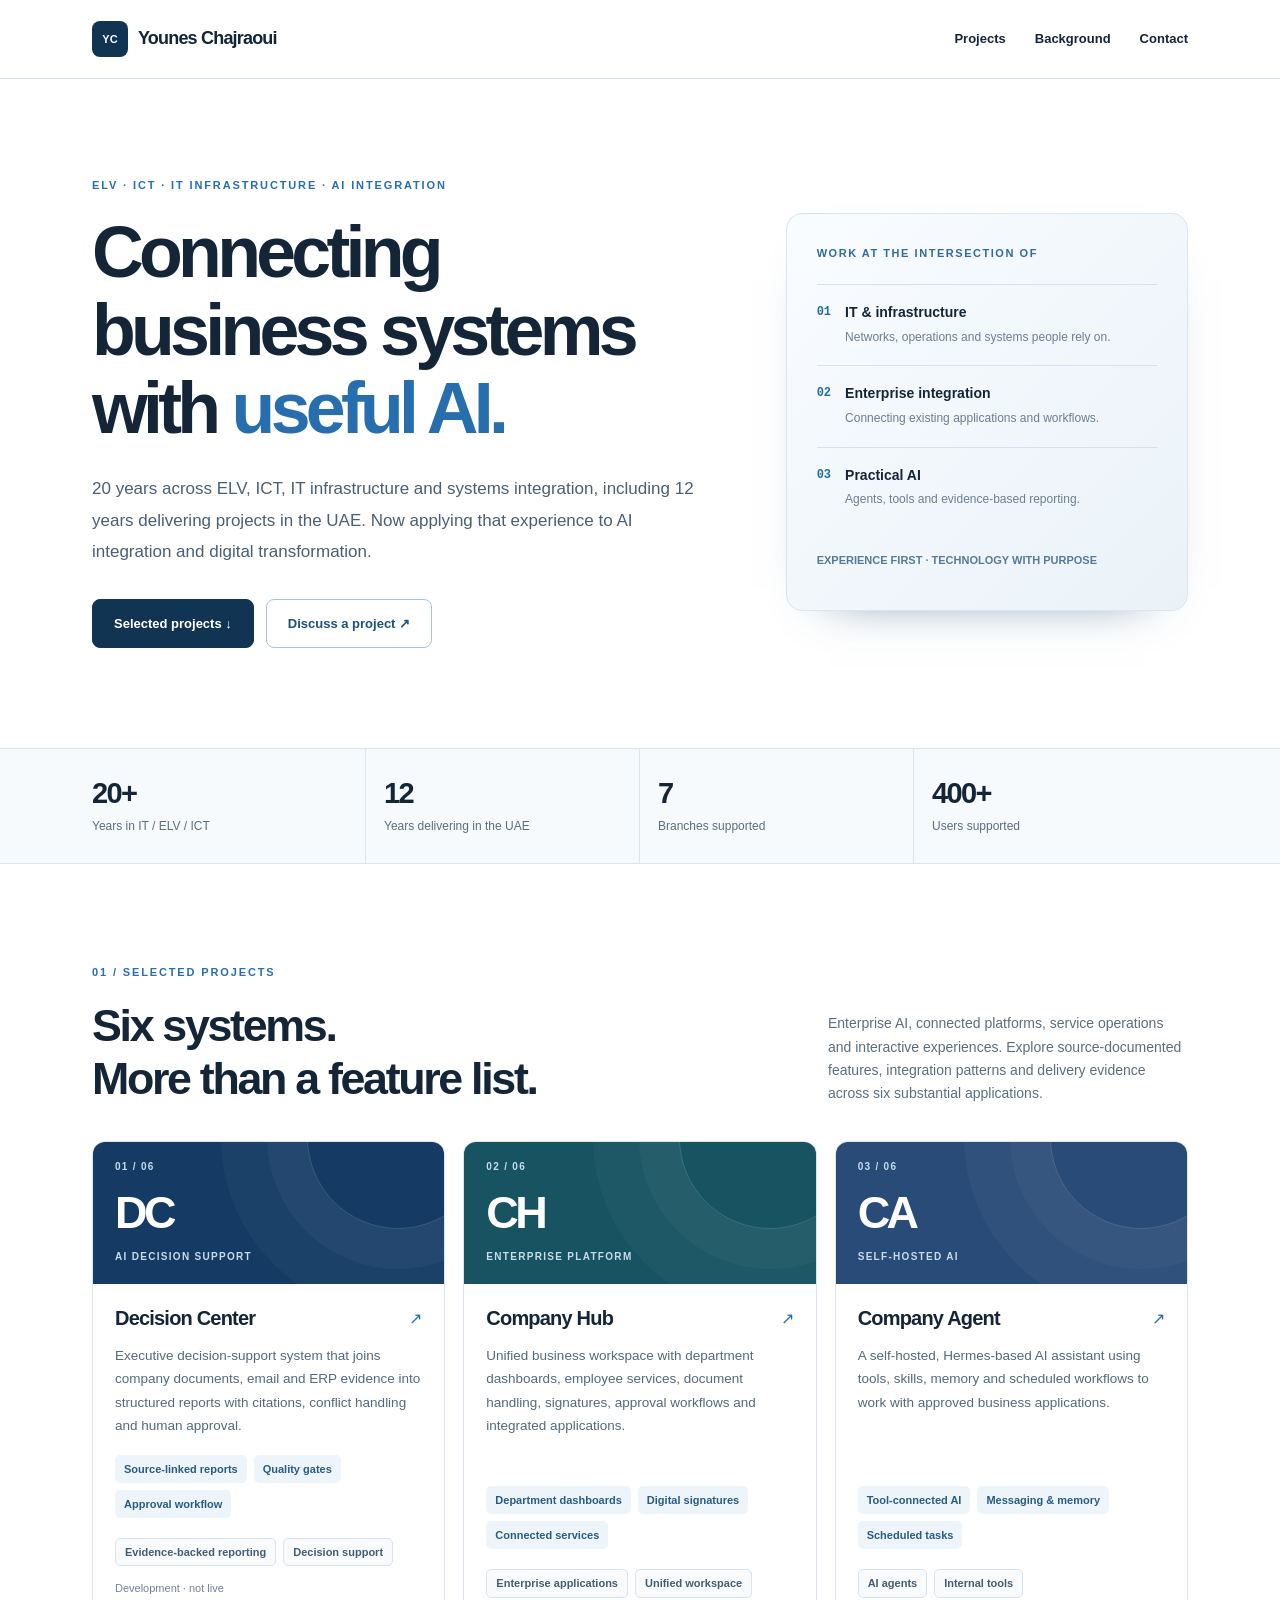
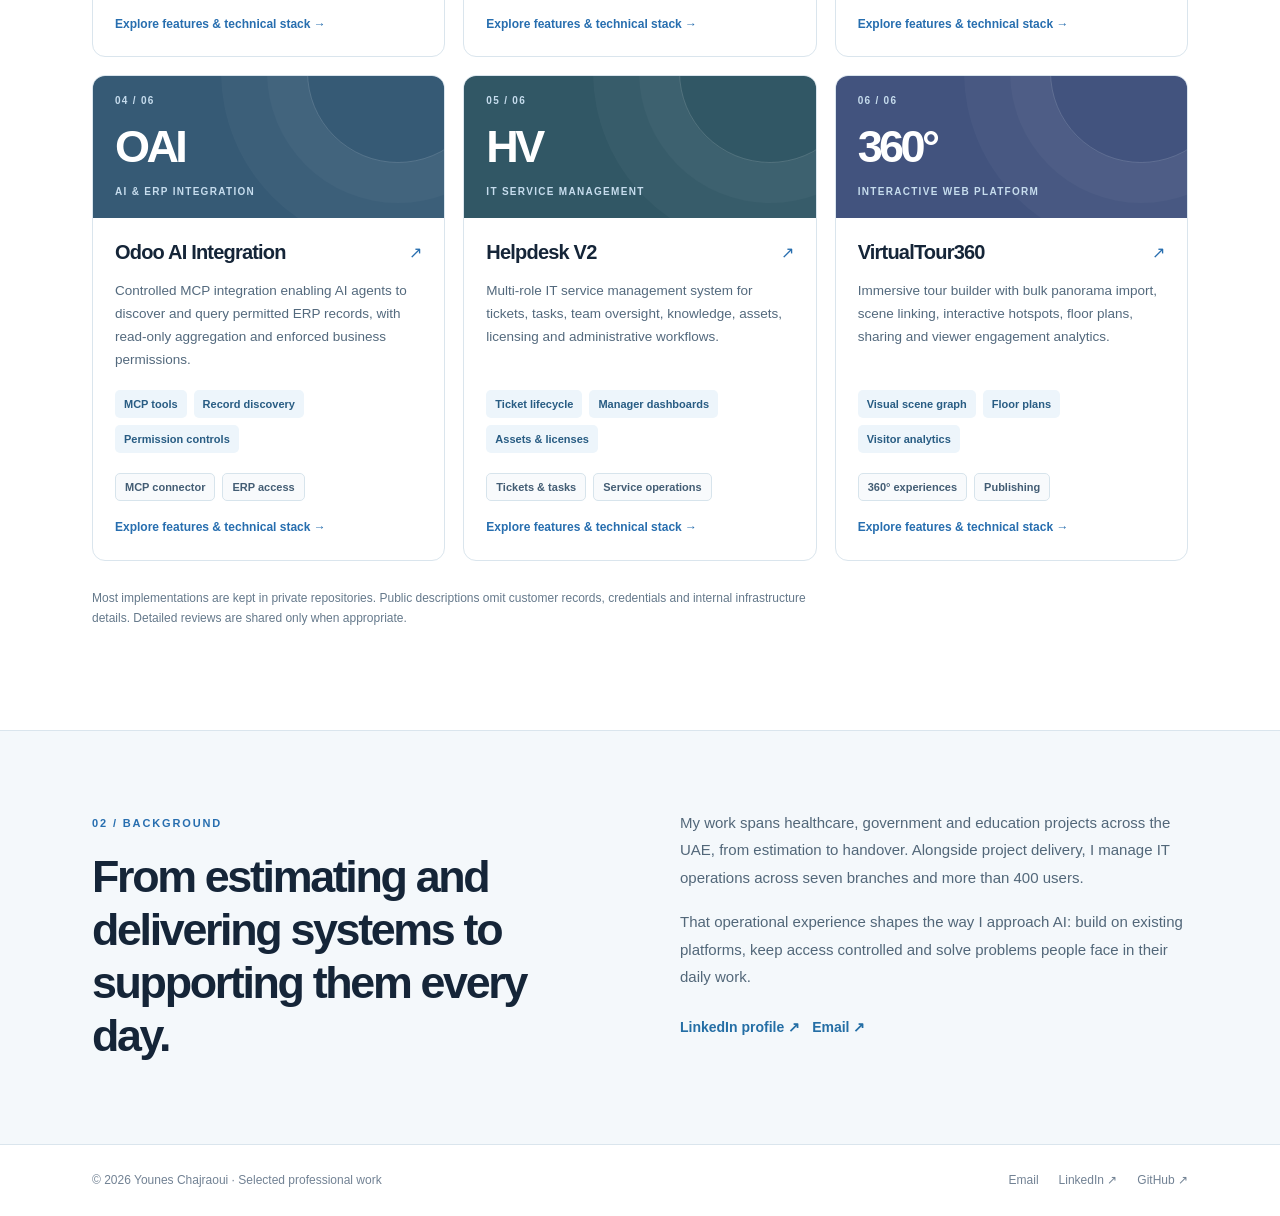
<file: index.html>
<!doctype html><html lang="en"><head><meta charset="utf-8"><meta name="viewport" content="width=device-width, initial-scale=1"><meta name="theme-color" content="#113452"><meta name="description" content="ELV, ICT and IT infrastructure experience applied to AI integration, enterprise systems and practical digital transformation."><link rel="canonical" href="https://chyones.github.io/"><meta property="og:type" content="website"><meta property="og:url" content="https://chyones.github.io/"><meta property="og:title" content="Younes Chajraoui | AI Integration &amp; Systems Delivery"><meta property="og:description" content="20 years across ELV, ICT and IT infrastructure. Connecting AI with established business systems."><meta name="twitter:card" content="summary"><link rel="icon" href="assets/favicon.svg" type="image/svg+xml"><link rel="stylesheet" href="assets/styles.css"><title>Younes Chajraoui | AI Integration &amp; Systems Delivery</title></head><body><header class="site-nav"><div class="container nav-inner"><a class="logo" href="index.html" aria-label="Homepage"><span class="logo-mark">YC</span>Younes Chajraoui</a><nav aria-label="Site navigation"><a href="#work">Projects</a><a href="#about">Background</a><a href="mailto:ch.yones@gmail.com">Contact</a></nav></div></header><main><section class="hero container" aria-labelledby="hero-title"><div><div class="eyebrow">ELV · ICT · IT Infrastructure · AI Integration</div><h1 id="hero-title">Connecting business systems with <em>useful AI.</em></h1><p class="hero-sub">20 years across ELV, ICT, IT infrastructure and systems integration, including 12 years delivering projects in the UAE. Now applying that experience to AI integration and digital transformation.</p><div class="hero-actions"><a class="button button-primary" href="#work">Selected projects ↓</a><a class="button button-secondary" href="mailto:ch.yones@gmail.com">Discuss a project ↗</a></div></div><aside class="hero-panel" aria-label="Professional focus"><p class="panel-label">WORK AT THE INTERSECTION OF</p><div class="panel-step"><span class="panel-no">01</span><div><b>IT &amp; infrastructure</b><p>Networks, operations and systems people rely on.</p></div></div><div class="panel-step"><span class="panel-no">02</span><div><b>Enterprise integration</b><p>Connecting existing applications and workflows.</p></div></div><div class="panel-step"><span class="panel-no">03</span><div><b>Practical AI</b><p>Agents, tools and evidence-based reporting.</p></div></div><p class="panel-bottom">EXPERIENCE FIRST · TECHNOLOGY WITH PURPOSE</p></aside></section><section class="metrics-bar" aria-label="Experience overview"><div class="container metrics"><div><strong>20+</strong><span>Years in IT / ELV / ICT</span></div><div><strong>12</strong><span>Years delivering in the UAE</span></div><div><strong>7</strong><span>Branches supported</span></div><div><strong>400+</strong><span>Users supported</span></div></div></section><section class="section container" id="work" aria-labelledby="work-title"><div class="section-head"><div><span class="section-kicker">01 / SELECTED PROJECTS</span><h2 id="work-title">Six systems.<br>More than a feature list.</h2></div><p>Enterprise AI, connected platforms, service operations and interactive experiences. Explore source-documented features, integration patterns and delivery evidence across six substantial applications.</p></div><div class="projects-grid"><a class="project-card" href="projects/decision-center.html" aria-label="Read about Decision Center"><div class="project-visual visual-01"><span class="visual-index">01 / 06</span><span class="visual-symbol" aria-hidden="true">DC</span><span class="visual-category">AI decision support</span></div><div class="project-copy"><div class="project-name"><h3>Decision Center</h3><span aria-hidden="true">↗</span></div><p>Executive decision-support system that joins company documents, email and ERP evidence into structured reports with citations, conflict handling and human approval.</p><ul class="card-feature-list"><li>Source-linked reports</li><li>Quality gates</li><li>Approval workflow</li></ul><div class="tags"><span>Evidence-backed reporting</span><span>Decision support</span></div><span class="project-state">Development · not live</span><span class="card-more">Explore features & technical stack →</span></div></a>
<a class="project-card" href="projects/company-hub.html" aria-label="Read about Company Hub"><div class="project-visual visual-02"><span class="visual-index">02 / 06</span><span class="visual-symbol" aria-hidden="true">CH</span><span class="visual-category">Enterprise platform</span></div><div class="project-copy"><div class="project-name"><h3>Company Hub</h3><span aria-hidden="true">↗</span></div><p>Unified business workspace with department dashboards, employee services, document handling, signatures, approval workflows and integrated applications.</p><ul class="card-feature-list"><li>Department dashboards</li><li>Digital signatures</li><li>Connected services</li></ul><div class="tags"><span>Enterprise applications</span><span>Unified workspace</span></div><span class="card-more">Explore features & technical stack →</span></div></a>
<a class="project-card" href="projects/company-agent.html" aria-label="Read about Company Agent"><div class="project-visual visual-03"><span class="visual-index">03 / 06</span><span class="visual-symbol" aria-hidden="true">CA</span><span class="visual-category">Self-hosted AI</span></div><div class="project-copy"><div class="project-name"><h3>Company Agent</h3><span aria-hidden="true">↗</span></div><p>A self-hosted, Hermes-based AI assistant using tools, skills, memory and scheduled workflows to work with approved business applications.</p><ul class="card-feature-list"><li>Tool-connected AI</li><li>Messaging &amp; memory</li><li>Scheduled tasks</li></ul><div class="tags"><span>AI agents</span><span>Internal tools</span></div><span class="card-more">Explore features & technical stack →</span></div></a>
<a class="project-card" href="projects/odoo-ai.html" aria-label="Read about Odoo AI Integration"><div class="project-visual visual-04"><span class="visual-index">04 / 06</span><span class="visual-symbol" aria-hidden="true">OAI</span><span class="visual-category">AI &amp; ERP integration</span></div><div class="project-copy"><div class="project-name"><h3>Odoo AI Integration</h3><span aria-hidden="true">↗</span></div><p>Controlled MCP integration enabling AI agents to discover and query permitted ERP records, with read-only aggregation and enforced business permissions.</p><ul class="card-feature-list"><li>MCP tools</li><li>Record discovery</li><li>Permission controls</li></ul><div class="tags"><span>MCP connector</span><span>ERP access</span></div><span class="card-more">Explore features & technical stack →</span></div></a>
<a class="project-card" href="projects/helpdesk.html" aria-label="Read about Helpdesk V2"><div class="project-visual visual-05"><span class="visual-index">05 / 06</span><span class="visual-symbol" aria-hidden="true">HV</span><span class="visual-category">IT service management</span></div><div class="project-copy"><div class="project-name"><h3>Helpdesk V2</h3><span aria-hidden="true">↗</span></div><p>Multi-role IT service management system for tickets, tasks, team oversight, knowledge, assets, licensing and administrative workflows.</p><ul class="card-feature-list"><li>Ticket lifecycle</li><li>Manager dashboards</li><li>Assets &amp; licenses</li></ul><div class="tags"><span>Tickets &amp; tasks</span><span>Service operations</span></div><span class="card-more">Explore features & technical stack →</span></div></a>
<a class="project-card" href="projects/virtualtour360.html" aria-label="Read about VirtualTour360"><div class="project-visual visual-06"><span class="visual-index">06 / 06</span><span class="visual-symbol" aria-hidden="true">360°</span><span class="visual-category">Interactive web platform</span></div><div class="project-copy"><div class="project-name"><h3>VirtualTour360</h3><span aria-hidden="true">↗</span></div><p>Immersive tour builder with bulk panorama import, scene linking, interactive hotspots, floor plans, sharing and viewer engagement analytics.</p><ul class="card-feature-list"><li>Visual scene graph</li><li>Floor plans</li><li>Visitor analytics</li></ul><div class="tags"><span>360° experiences</span><span>Publishing</span></div><span class="card-more">Explore features & technical stack →</span></div></a></div><p class="disclosure">Most implementations are kept in private repositories. Public descriptions omit customer records, credentials and internal infrastructure details. Detailed reviews are shared only when appropriate.</p></section><section class="about-panel" id="about"><div class="container about-grid"><div><span class="section-kicker">02 / BACKGROUND</span><h2>From estimating and delivering systems to supporting them every day.</h2></div><div><p>My work spans healthcare, government and education projects across the UAE, from estimation to handover. Alongside project delivery, I manage IT operations across seven branches and more than 400 users.</p><p>That operational experience shapes the way I approach AI: build on existing platforms, keep access controlled and solve problems people face in their daily work.</p><div class="contact-line"><a class="text-link" href="https://www.linkedin.com/in/younes-chajraoui/" target="_blank" rel="noopener noreferrer">LinkedIn profile ↗</a><a class="text-link" href="mailto:ch.yones@gmail.com">Email ↗</a></div></div></div></section></main><footer class="footer"><div class="container footer-inner"><span>© 2026 Younes Chajraoui · Selected professional work</span><div><a href="mailto:ch.yones@gmail.com">Email</a><a href="https://www.linkedin.com/in/younes-chajraoui/" target="_blank" rel="noopener noreferrer">LinkedIn ↗</a><a href="https://github.com/chyones" target="_blank" rel="noopener noreferrer">GitHub ↗</a></div></div></footer></body></html>
</file>
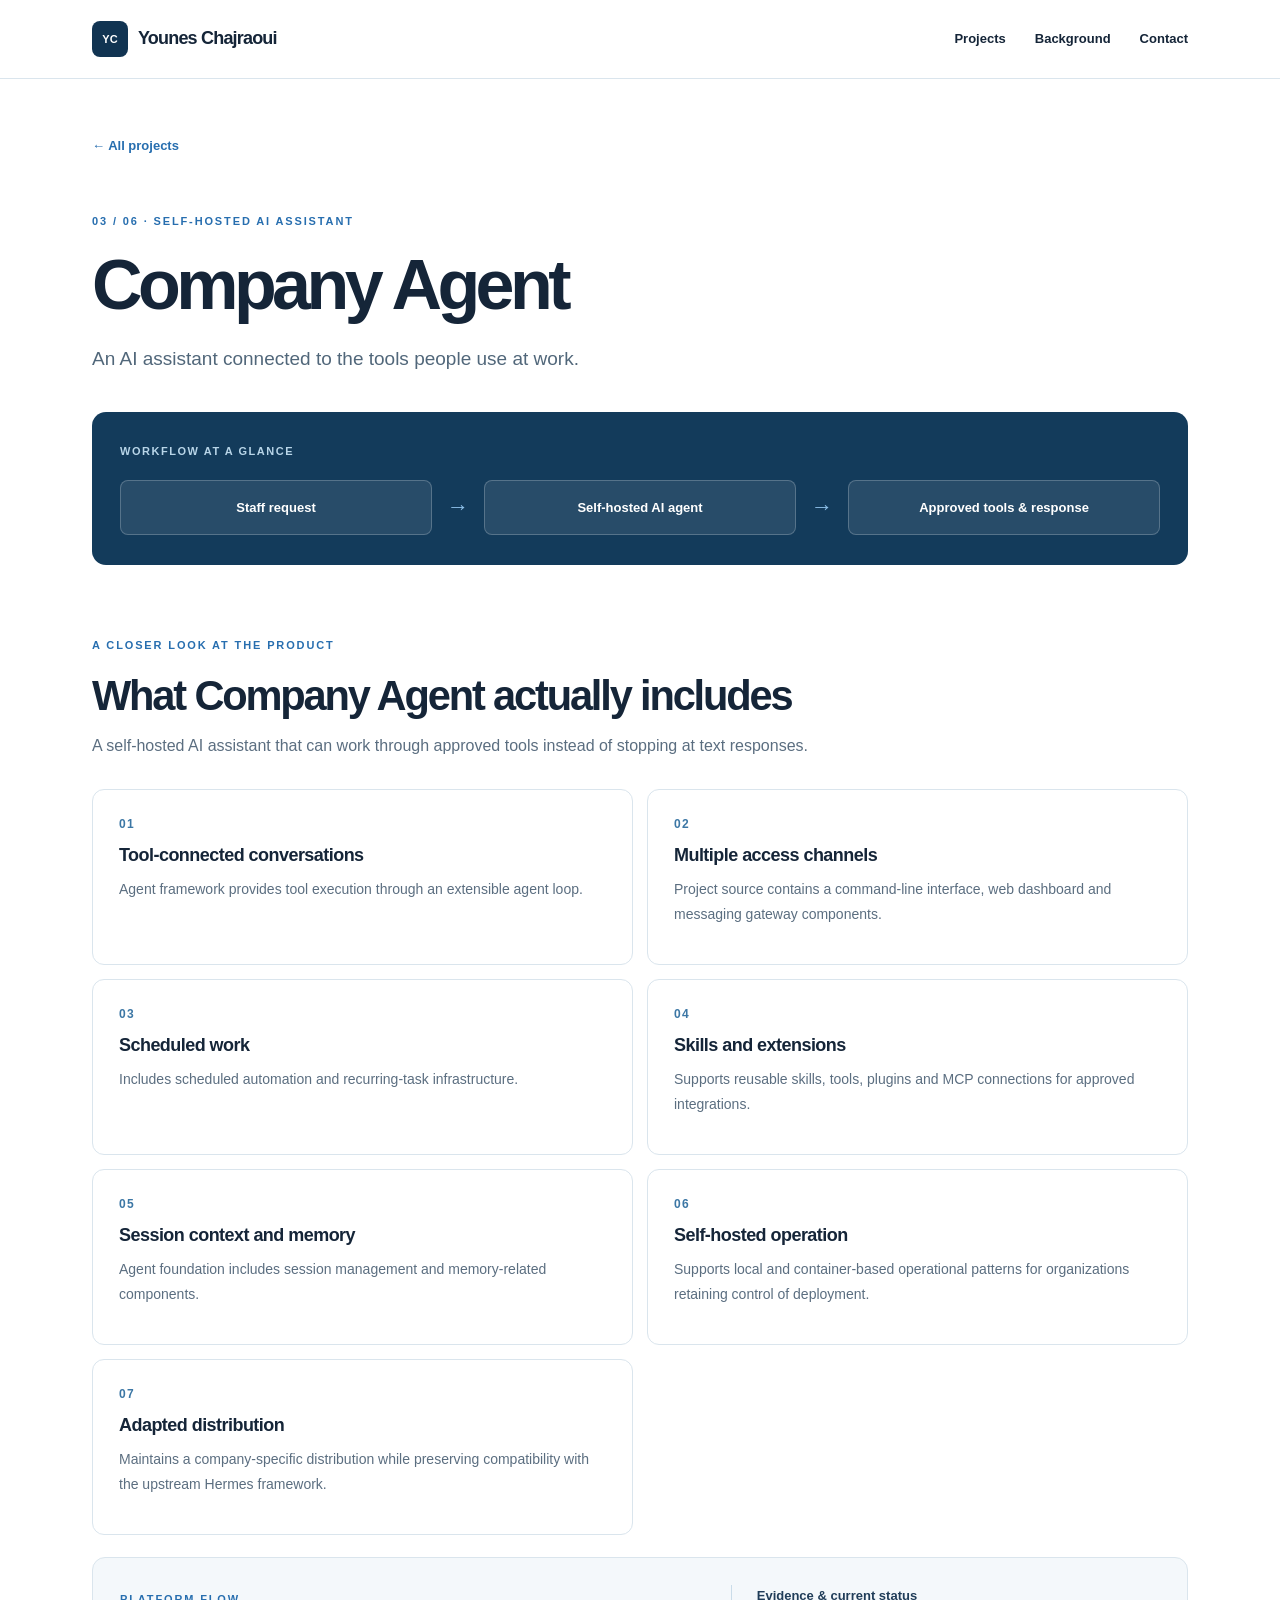
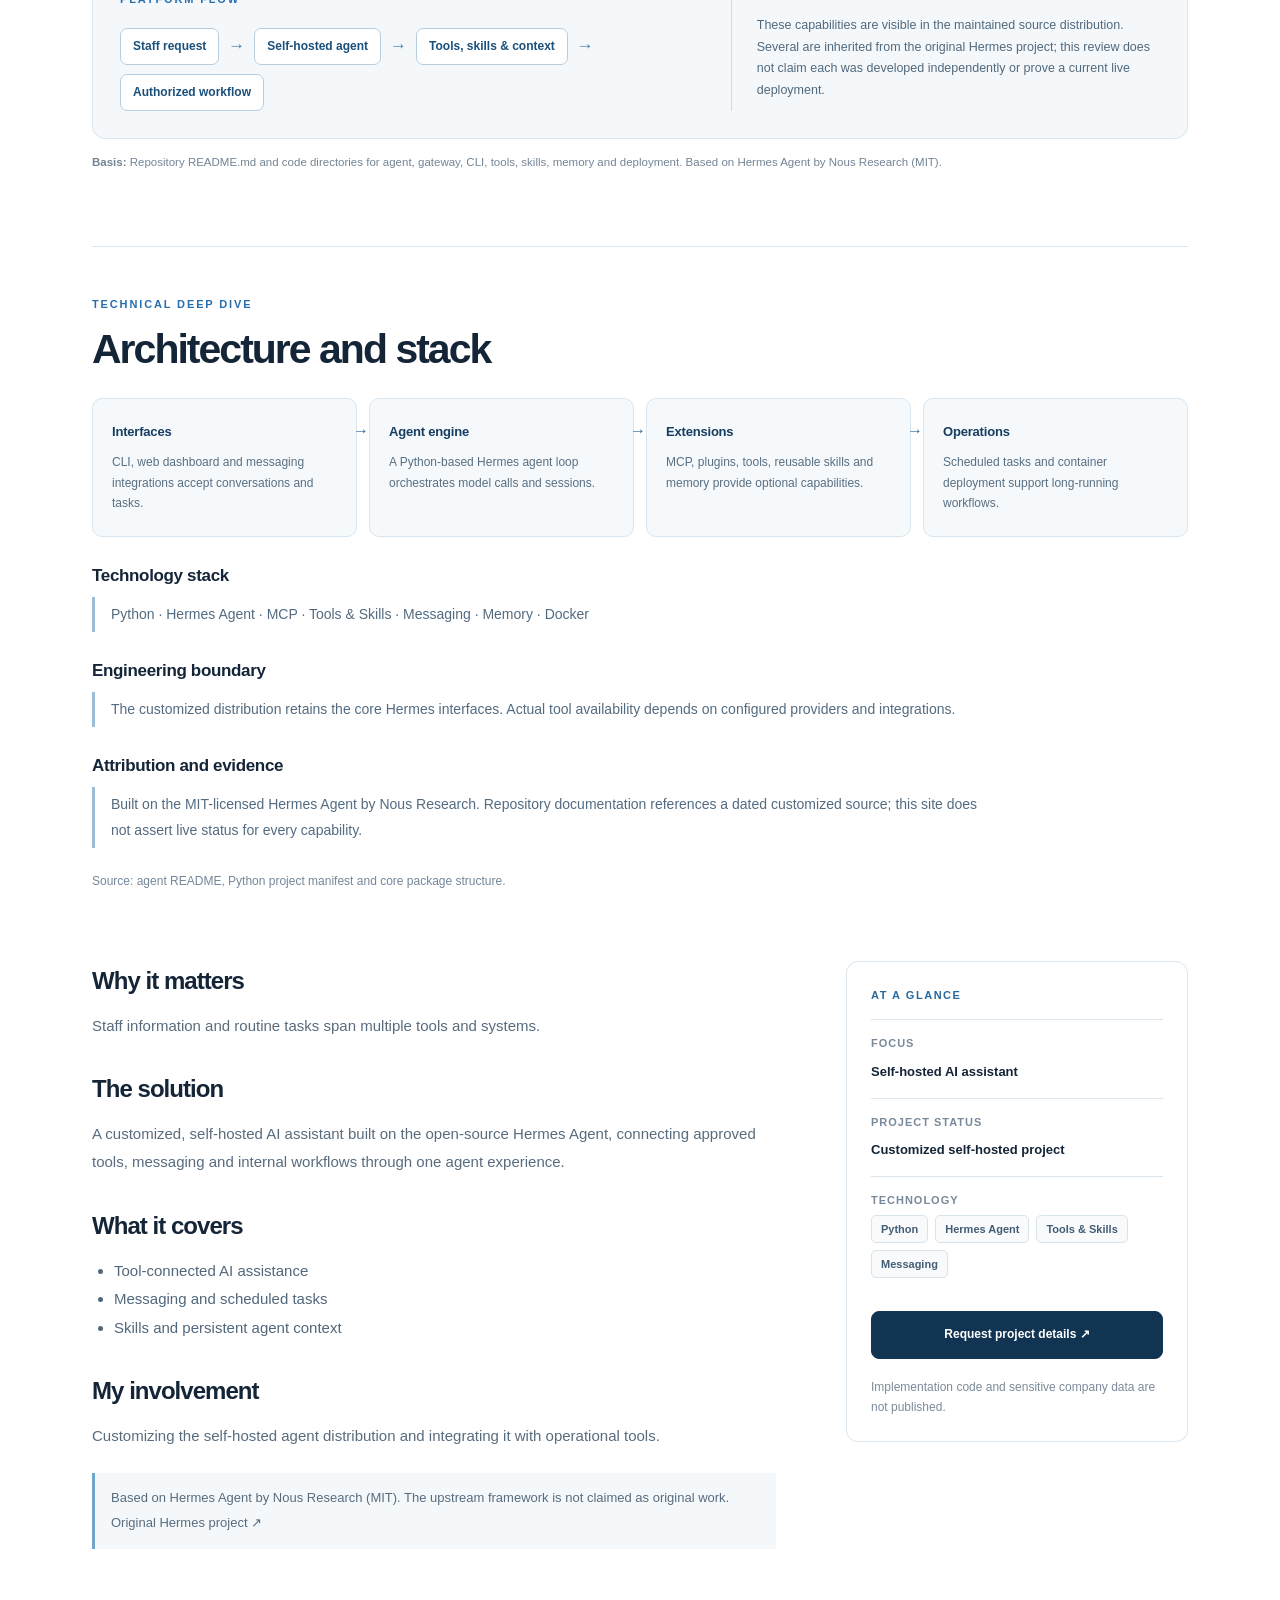
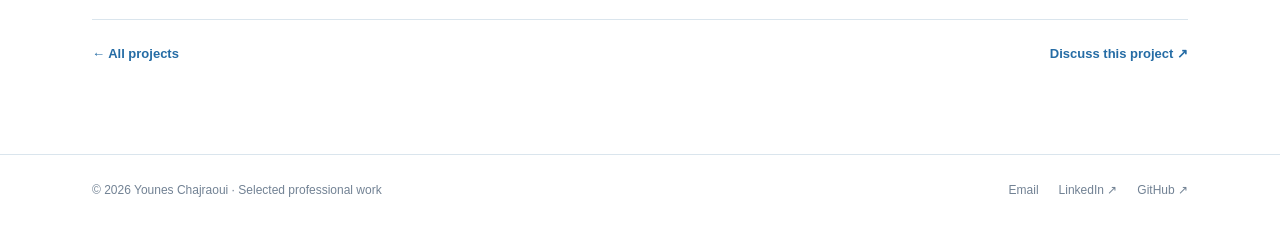
<file: projects/company-agent.html>
<!doctype html><html lang="en"><head><meta charset="utf-8"><meta name="viewport" content="width=device-width, initial-scale=1"><meta name="theme-color" content="#113452"><meta name="description" content="An AI assistant connected to the tools people use at work. A customized, self-hosted AI assistant built on the open-source Hermes Agent, connecting approved tools, messag"><link rel="canonical" href="https://chyones.github.io/projects/company-agent.html"><meta property="og:type" content="article"><meta property="og:url" content="https://chyones.github.io/projects/company-agent.html"><meta property="og:title" content="Company Agent | Younes Chajraoui"><meta property="og:description" content="An AI assistant connected to the tools people use at work. A customized, self-hosted AI assistant built on the open-source Hermes Agent, connecting approved tools, messag"><meta name="twitter:card" content="summary"><title>Company Agent | Younes Chajraoui</title><link rel="icon" href="../assets/favicon.svg" type="image/svg+xml"><link rel="stylesheet" href="../assets/styles.css"></head><body><header class="site-nav"><div class="container nav-inner"><a class="logo" href="../index.html" aria-label="Homepage"><span class="logo-mark">YC</span>Younes Chajraoui</a><nav aria-label="Site navigation"><a href="../index.html#work">Projects</a><a href="../index.html#about">Background</a><a href="mailto:ch.yones@gmail.com">Contact</a></nav></div></header><main class="detail container"><a class="back-link" href="../index.html#work">← All projects</a><div class="detail-head"><span class="section-kicker">03 / 06 · Self-hosted AI assistant</span><h1>Company Agent</h1><p class="detail-lead">An AI assistant connected to the tools people use at work.</p></div><div class="detail-visual"><p class="detail-visual-label">Workflow at a glance</p><div class="detail-diagram"><span>Staff request</span><i aria-hidden="true">→</i><span>Self-hosted AI agent</span><i aria-hidden="true">→</i><span>Approved tools &amp; response</span></div></div><section class="feature-showcase" id="capabilities" aria-labelledby="cap-title"><div class="feature-intro"><span class="section-kicker">A CLOSER LOOK AT THE PRODUCT</span><h2 id="cap-title">What Company Agent actually includes</h2><p>A self-hosted AI assistant that can work through approved tools instead of stopping at text responses.</p></div><div class="capability-grid"><article class="capability-card"><span class="capability-index">01</span><h3>Tool-connected conversations</h3><p>Agent framework provides tool execution through an extensible agent loop.</p></article>
<article class="capability-card"><span class="capability-index">02</span><h3>Multiple access channels</h3><p>Project source contains a command-line interface, web dashboard and messaging gateway components.</p></article>
<article class="capability-card"><span class="capability-index">03</span><h3>Scheduled work</h3><p>Includes scheduled automation and recurring-task infrastructure.</p></article>
<article class="capability-card"><span class="capability-index">04</span><h3>Skills and extensions</h3><p>Supports reusable skills, tools, plugins and MCP connections for approved integrations.</p></article>
<article class="capability-card"><span class="capability-index">05</span><h3>Session context and memory</h3><p>Agent foundation includes session management and memory-related components.</p></article>
<article class="capability-card"><span class="capability-index">06</span><h3>Self-hosted operation</h3><p>Supports local and container-based operational patterns for organizations retaining control of deployment.</p></article>
<article class="capability-card"><span class="capability-index">07</span><h3>Adapted distribution</h3><p>Maintains a company-specific distribution while preserving compatibility with the upstream Hermes framework.</p></article></div><div class="deep-dive-band"><div><span class="section-kicker">PLATFORM FLOW</span><div class="deep-flow"><span class="flow-label">Staff request</span><span class="flow-chevron" aria-hidden="true">→</span><span class="flow-label">Self-hosted agent</span><span class="flow-chevron" aria-hidden="true">→</span><span class="flow-label">Tools, skills &amp; context</span><span class="flow-chevron" aria-hidden="true">→</span><span class="flow-label">Authorized workflow</span></div></div><div class="deep-proof"><strong>Evidence & current status</strong><p>These capabilities are visible in the maintained source distribution. Several are inherited from the original Hermes project; this review does not claim each was developed independently or prove a current live deployment.</p></div></div><p class="source-footnote"><strong>Basis:</strong> Repository README.md and code directories for agent, gateway, CLI, tools, skills, memory and deployment. Based on Hermes Agent by Nous Research (MIT).</p></section><section class="technical-section" id="technical"><span class="section-kicker">TECHNICAL DEEP DIVE</span><h2>Architecture and stack</h2><div class="technical-flow">
<div><strong>Interfaces</strong><p>CLI, web dashboard and messaging integrations accept conversations and tasks.</p></div>
<div><strong>Agent engine</strong><p>A Python-based Hermes agent loop orchestrates model calls and sessions.</p></div>
<div><strong>Extensions</strong><p>MCP, plugins, tools, reusable skills and memory provide optional capabilities.</p></div>
<div><strong>Operations</strong><p>Scheduled tasks and container deployment support long-running workflows.</p></div></div>
<h3>Technology stack</h3><p>Python · Hermes Agent · MCP · Tools &amp; Skills · Messaging · Memory · Docker</p>
<h3>Engineering boundary</h3><p>The customized distribution retains the core Hermes interfaces. Actual tool availability depends on configured providers and integrations.</p>
<h3>Attribution and evidence</h3><p>Built on the MIT-licensed Hermes Agent by Nous Research. Repository documentation references a dated customized source; this site does not assert live status for every capability.</p>
<p class="technical-basis">Source: agent README, Python project manifest and core package structure.</p></section><div class="detail-grid"><article><h2>Why it matters</h2><p>Staff information and routine tasks span multiple tools and systems.</p><h2>The solution</h2><p>A customized, self-hosted AI assistant built on the open-source Hermes Agent, connecting approved tools, messaging and internal workflows through one agent experience.</p><h2>What it covers</h2><ul class="method-list"><li>Tool-connected AI assistance</li><li>Messaging and scheduled tasks</li><li>Skills and persistent agent context</li></ul><h2>My involvement</h2><p>Customizing the self-hosted agent distribution and integrating it with operational tools.</p><p class="status-note">Based on Hermes Agent by Nous Research (MIT). The upstream framework is not claimed as original work. <a href="https://github.com/NousResearch/hermes-agent" target="_blank" rel="noopener noreferrer">Original Hermes project ↗</a></p></article><aside><div class="facts"><p class="facts-title">AT A GLANCE</p><div class="fact"><span>Focus</span><b>Self-hosted AI assistant</b></div><div class="fact"><span>Project status</span><b>Customized self-hosted project</b></div><div class="fact"><span>Technology</span><div class="chips"><span class="chip">Python</span><span class="chip">Hermes Agent</span><span class="chip">Tools &amp; Skills</span><span class="chip">Messaging</span></div></div><a class="button button-primary fact-button" href="mailto:ch.yones@gmail.com?subject=Project%20details%20%E2%80%94%20Company%20Agent">Request project details ↗</a><p class="private-note">Implementation code and sensitive company data are not published.</p></div></aside></div><div class="detail-bottom"><a href="../index.html#work">← All projects</a><a href="mailto:ch.yones@gmail.com">Discuss this project ↗</a></div></main><footer class="footer"><div class="container footer-inner"><span>© 2026 Younes Chajraoui · Selected professional work</span><div><a href="mailto:ch.yones@gmail.com">Email</a><a href="https://www.linkedin.com/in/younes-chajraoui/" rel="noopener noreferrer" target="_blank">LinkedIn ↗</a><a href="https://github.com/chyones" rel="noopener noreferrer" target="_blank">GitHub ↗</a></div></div></footer></body></html>
</file>
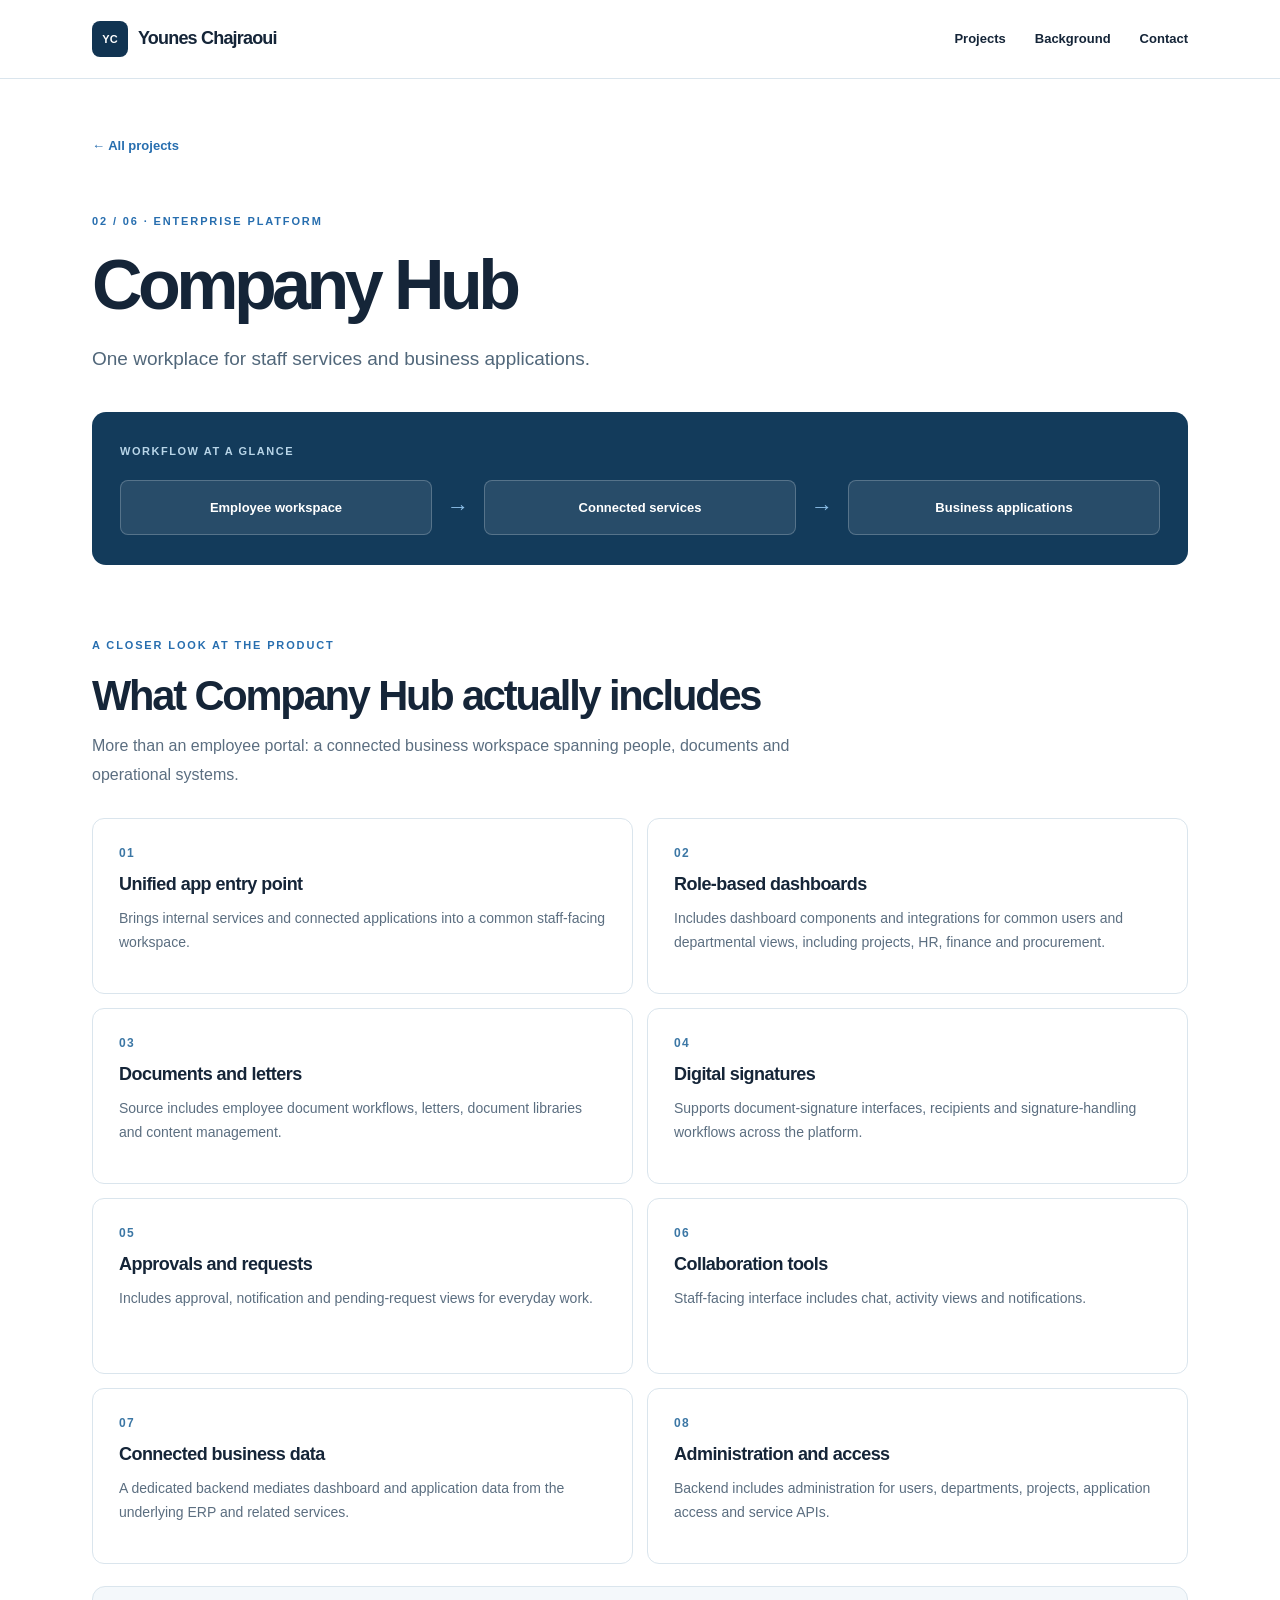
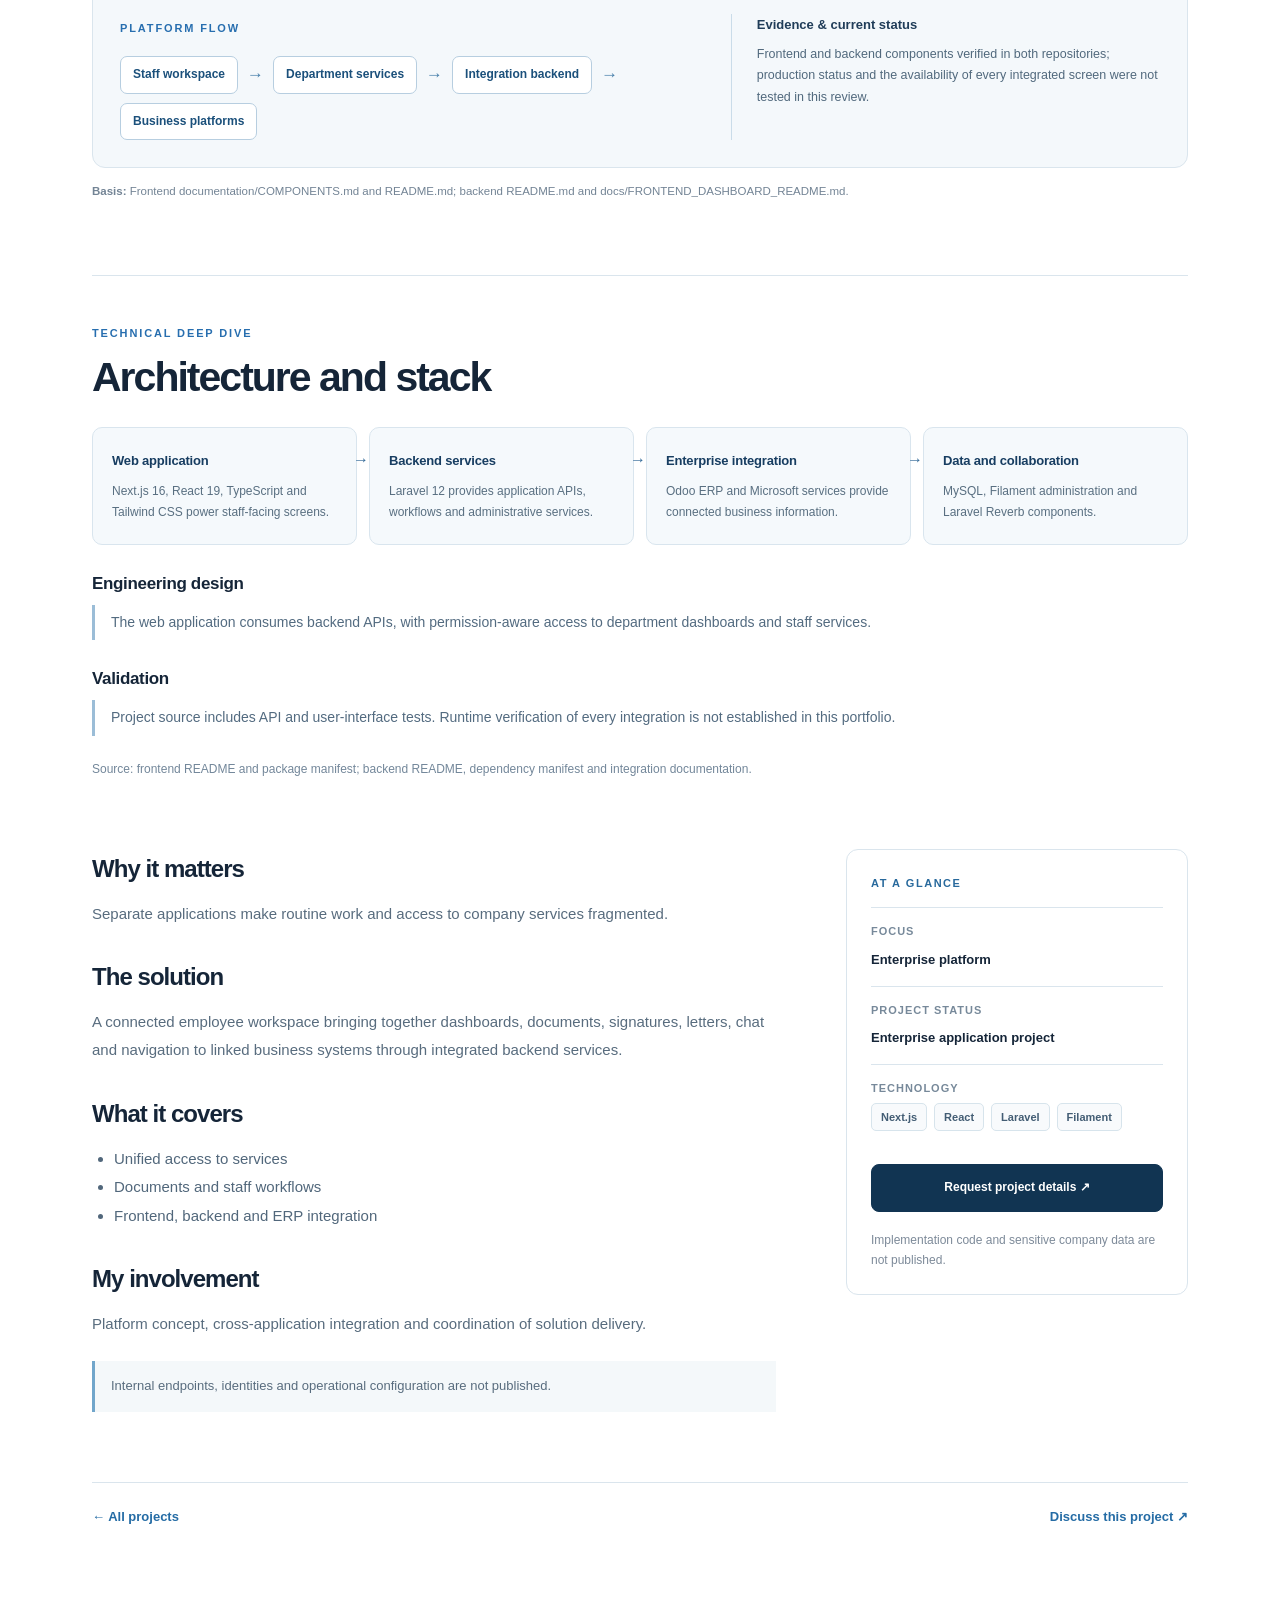
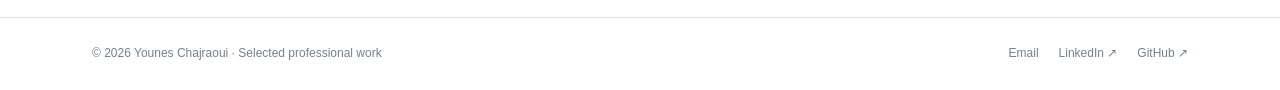
<file: projects/company-hub.html>
<!doctype html><html lang="en"><head><meta charset="utf-8"><meta name="viewport" content="width=device-width, initial-scale=1"><meta name="theme-color" content="#113452"><meta name="description" content="One workplace for staff services and business applications. A connected employee workspace bringing together dashboards, documents, signatures, letters, chat and navigati"><link rel="canonical" href="https://chyones.github.io/projects/company-hub.html"><meta property="og:type" content="article"><meta property="og:url" content="https://chyones.github.io/projects/company-hub.html"><meta property="og:title" content="Company Hub | Younes Chajraoui"><meta property="og:description" content="One workplace for staff services and business applications. A connected employee workspace bringing together dashboards, documents, signatures, letters, chat and navigati"><meta name="twitter:card" content="summary"><title>Company Hub | Younes Chajraoui</title><link rel="icon" href="../assets/favicon.svg" type="image/svg+xml"><link rel="stylesheet" href="../assets/styles.css"></head><body><header class="site-nav"><div class="container nav-inner"><a class="logo" href="../index.html" aria-label="Homepage"><span class="logo-mark">YC</span>Younes Chajraoui</a><nav aria-label="Site navigation"><a href="../index.html#work">Projects</a><a href="../index.html#about">Background</a><a href="mailto:ch.yones@gmail.com">Contact</a></nav></div></header><main class="detail container"><a class="back-link" href="../index.html#work">← All projects</a><div class="detail-head"><span class="section-kicker">02 / 06 · Enterprise platform</span><h1>Company Hub</h1><p class="detail-lead">One workplace for staff services and business applications.</p></div><div class="detail-visual"><p class="detail-visual-label">Workflow at a glance</p><div class="detail-diagram"><span>Employee workspace</span><i aria-hidden="true">→</i><span>Connected services</span><i aria-hidden="true">→</i><span>Business applications</span></div></div><section class="feature-showcase" id="capabilities" aria-labelledby="cap-title"><div class="feature-intro"><span class="section-kicker">A CLOSER LOOK AT THE PRODUCT</span><h2 id="cap-title">What Company Hub actually includes</h2><p>More than an employee portal: a connected business workspace spanning people, documents and operational systems.</p></div><div class="capability-grid"><article class="capability-card"><span class="capability-index">01</span><h3>Unified app entry point</h3><p>Brings internal services and connected applications into a common staff-facing workspace.</p></article>
<article class="capability-card"><span class="capability-index">02</span><h3>Role-based dashboards</h3><p>Includes dashboard components and integrations for common users and departmental views, including projects, HR, finance and procurement.</p></article>
<article class="capability-card"><span class="capability-index">03</span><h3>Documents and letters</h3><p>Source includes employee document workflows, letters, document libraries and content management.</p></article>
<article class="capability-card"><span class="capability-index">04</span><h3>Digital signatures</h3><p>Supports document-signature interfaces, recipients and signature-handling workflows across the platform.</p></article>
<article class="capability-card"><span class="capability-index">05</span><h3>Approvals and requests</h3><p>Includes approval, notification and pending-request views for everyday work.</p></article>
<article class="capability-card"><span class="capability-index">06</span><h3>Collaboration tools</h3><p>Staff-facing interface includes chat, activity views and notifications.</p></article>
<article class="capability-card"><span class="capability-index">07</span><h3>Connected business data</h3><p>A dedicated backend mediates dashboard and application data from the underlying ERP and related services.</p></article>
<article class="capability-card"><span class="capability-index">08</span><h3>Administration and access</h3><p>Backend includes administration for users, departments, projects, application access and service APIs.</p></article></div><div class="deep-dive-band"><div><span class="section-kicker">PLATFORM FLOW</span><div class="deep-flow"><span class="flow-label">Staff workspace</span><span class="flow-chevron" aria-hidden="true">→</span><span class="flow-label">Department services</span><span class="flow-chevron" aria-hidden="true">→</span><span class="flow-label">Integration backend</span><span class="flow-chevron" aria-hidden="true">→</span><span class="flow-label">Business platforms</span></div></div><div class="deep-proof"><strong>Evidence & current status</strong><p>Frontend and backend components verified in both repositories; production status and the availability of every integrated screen were not tested in this review.</p></div></div><p class="source-footnote"><strong>Basis:</strong> Frontend documentation/COMPONENTS.md and README.md; backend README.md and docs/FRONTEND_DASHBOARD_README.md.</p></section><section class="technical-section" id="technical"><span class="section-kicker">TECHNICAL DEEP DIVE</span><h2>Architecture and stack</h2><div class="technical-flow">
<div><strong>Web application</strong><p>Next.js 16, React 19, TypeScript and Tailwind CSS power staff-facing screens.</p></div>
<div><strong>Backend services</strong><p>Laravel 12 provides application APIs, workflows and administrative services.</p></div>
<div><strong>Enterprise integration</strong><p>Odoo ERP and Microsoft services provide connected business information.</p></div>
<div><strong>Data and collaboration</strong><p>MySQL, Filament administration and Laravel Reverb components.</p></div></div>
<h3>Engineering design</h3><p>The web application consumes backend APIs, with permission-aware access to department dashboards and staff services.</p>
<h3>Validation</h3><p>Project source includes API and user-interface tests. Runtime verification of every integration is not established in this portfolio.</p>
<p class="technical-basis">Source: frontend README and package manifest; backend README, dependency manifest and integration documentation.</p></section><div class="detail-grid"><article><h2>Why it matters</h2><p>Separate applications make routine work and access to company services fragmented.</p><h2>The solution</h2><p>A connected employee workspace bringing together dashboards, documents, signatures, letters, chat and navigation to linked business systems through integrated backend services.</p><h2>What it covers</h2><ul class="method-list"><li>Unified access to services</li><li>Documents and staff workflows</li><li>Frontend, backend and ERP integration</li></ul><h2>My involvement</h2><p>Platform concept, cross-application integration and coordination of solution delivery.</p><p class="status-note">Internal endpoints, identities and operational configuration are not published.</p></article><aside><div class="facts"><p class="facts-title">AT A GLANCE</p><div class="fact"><span>Focus</span><b>Enterprise platform</b></div><div class="fact"><span>Project status</span><b>Enterprise application project</b></div><div class="fact"><span>Technology</span><div class="chips"><span class="chip">Next.js</span><span class="chip">React</span><span class="chip">Laravel</span><span class="chip">Filament</span></div></div><a class="button button-primary fact-button" href="mailto:ch.yones@gmail.com?subject=Project%20details%20%E2%80%94%20Company%20Hub">Request project details ↗</a><p class="private-note">Implementation code and sensitive company data are not published.</p></div></aside></div><div class="detail-bottom"><a href="../index.html#work">← All projects</a><a href="mailto:ch.yones@gmail.com">Discuss this project ↗</a></div></main><footer class="footer"><div class="container footer-inner"><span>© 2026 Younes Chajraoui · Selected professional work</span><div><a href="mailto:ch.yones@gmail.com">Email</a><a href="https://www.linkedin.com/in/younes-chajraoui/" rel="noopener noreferrer" target="_blank">LinkedIn ↗</a><a href="https://github.com/chyones" rel="noopener noreferrer" target="_blank">GitHub ↗</a></div></div></footer></body></html>
</file>
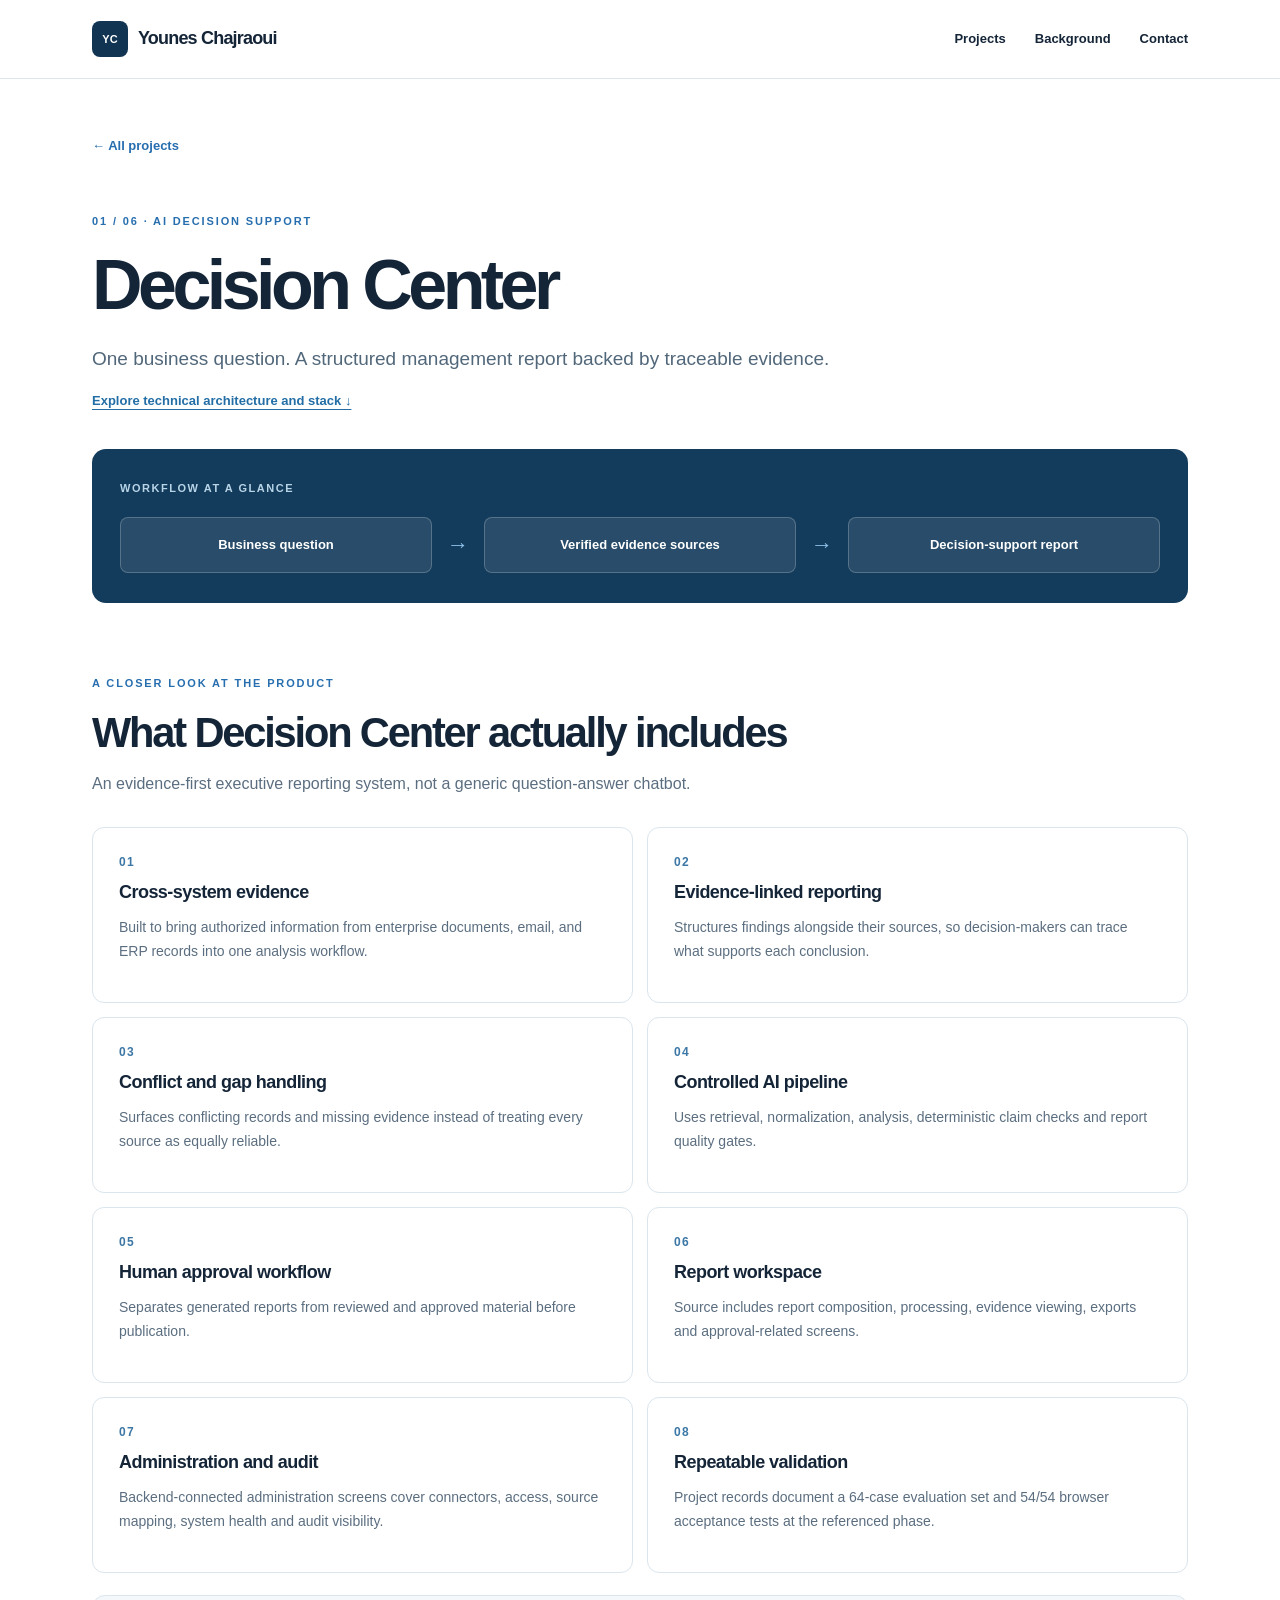
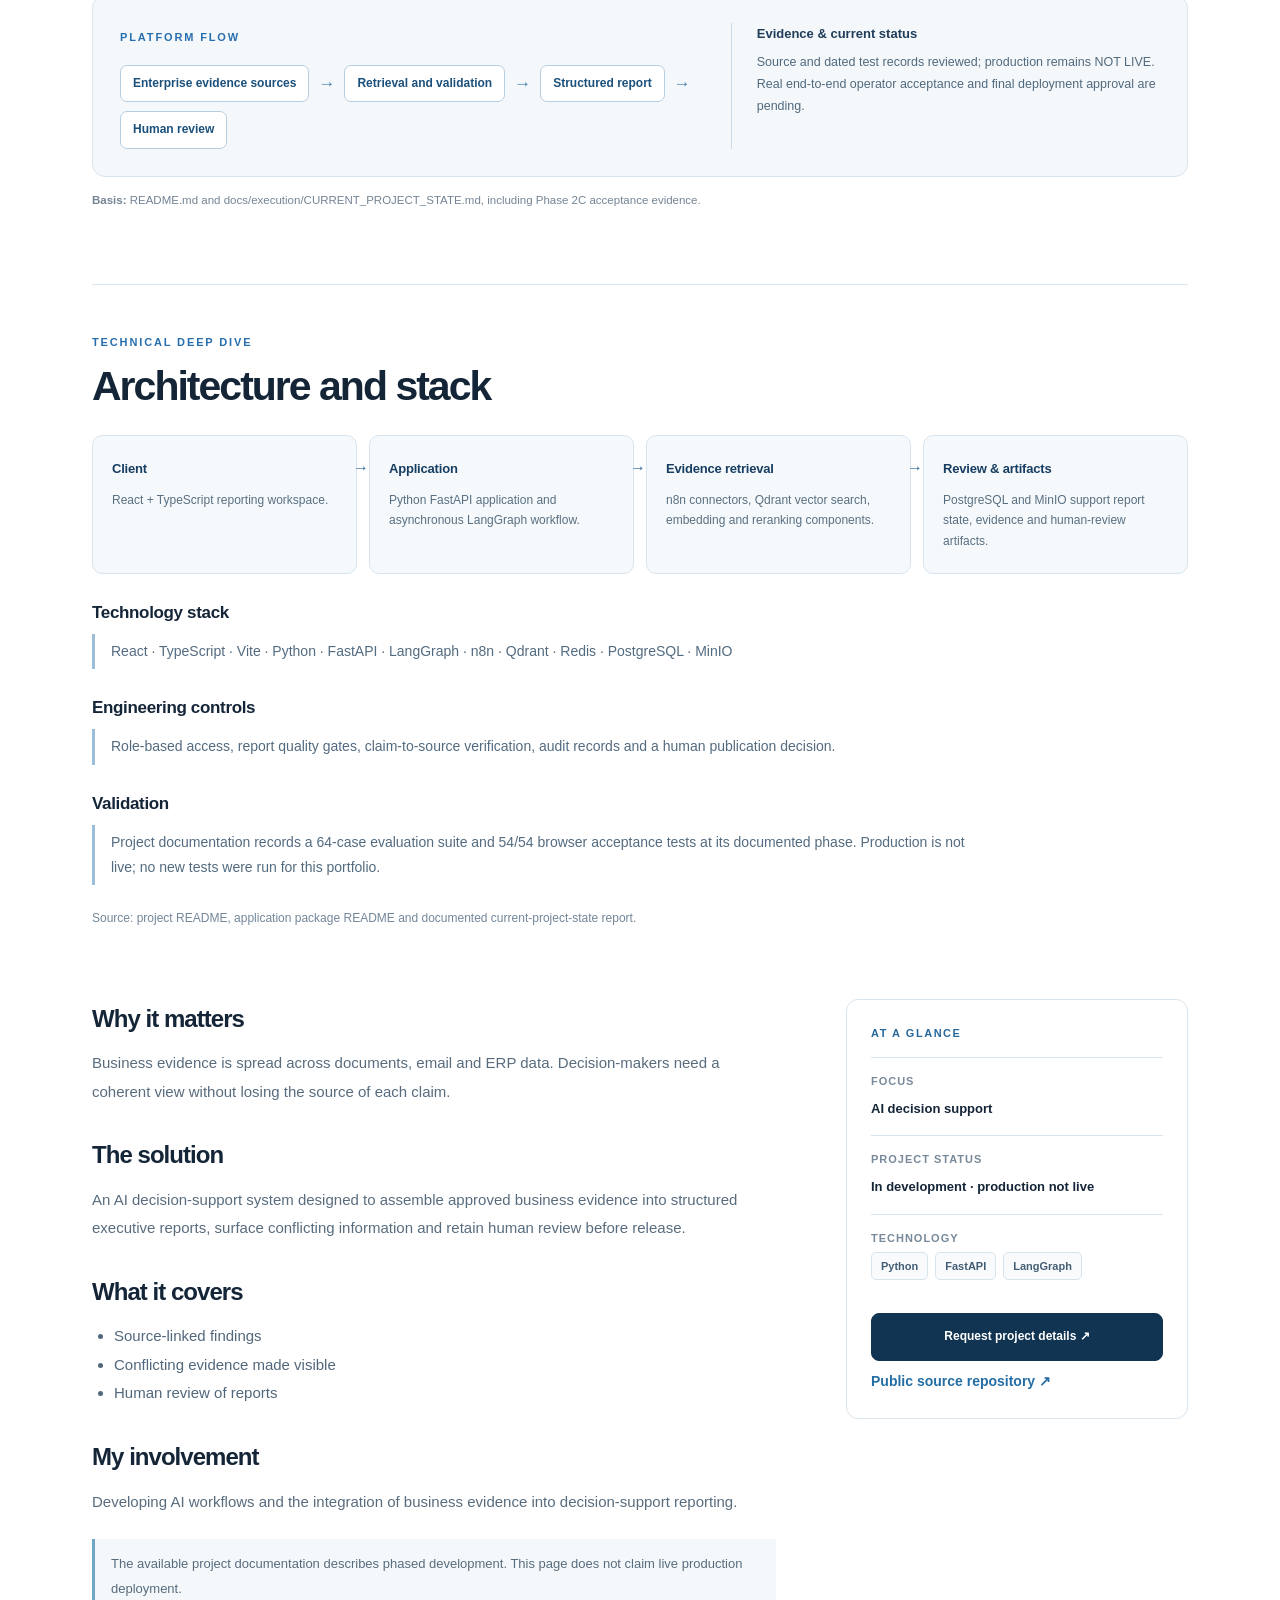
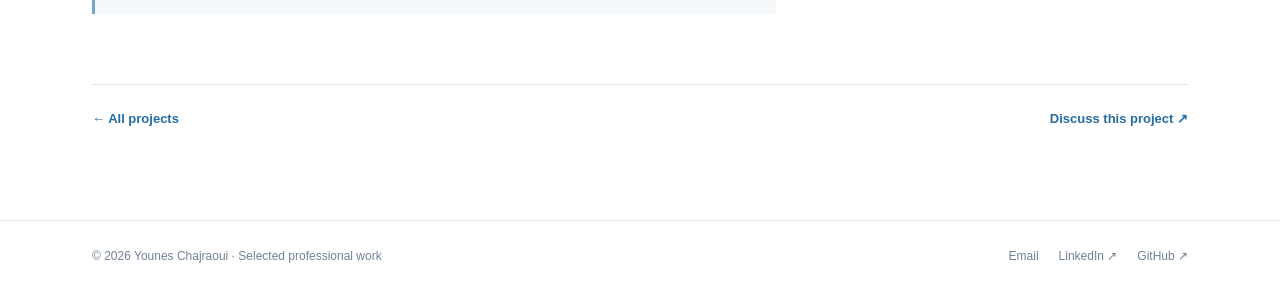
<file: projects/decision-center.html>
<!doctype html><html lang="en"><head><meta charset="utf-8"><meta name="viewport" content="width=device-width, initial-scale=1"><meta name="theme-color" content="#113452"><meta name="description" content="One business question. A structured management report backed by traceable evidence. An AI decision-support system designed to assemble approved business evidence into str"><link rel="canonical" href="https://chyones.github.io/projects/decision-center.html"><meta property="og:type" content="article"><meta property="og:url" content="https://chyones.github.io/projects/decision-center.html"><meta property="og:title" content="Decision Center | Younes Chajraoui"><meta property="og:description" content="One business question. A structured management report backed by traceable evidence. An AI decision-support system designed to assemble approved business evidence into str"><meta name="twitter:card" content="summary"><title>Decision Center | Younes Chajraoui</title><link rel="icon" href="../assets/favicon.svg" type="image/svg+xml"><link rel="stylesheet" href="../assets/styles.css"></head><body><header class="site-nav"><div class="container nav-inner"><a class="logo" href="../index.html" aria-label="Homepage"><span class="logo-mark">YC</span>Younes Chajraoui</a><nav aria-label="Site navigation"><a href="../index.html#work">Projects</a><a href="../index.html#about">Background</a><a href="mailto:ch.yones@gmail.com">Contact</a></nav></div></header><main class="detail container"><a class="back-link" href="../index.html#work">← All projects</a><div class="detail-head"><span class="section-kicker">01 / 06 · AI decision support</span><h1>Decision Center</h1><p class="detail-lead">One business question. A structured management report backed by traceable evidence.</p><a class="technical-jump" href="#technical">Explore technical architecture and stack ↓</a></div><div class="detail-visual"><p class="detail-visual-label">Workflow at a glance</p><div class="detail-diagram"><span>Business question</span><i aria-hidden="true">→</i><span>Verified evidence sources</span><i aria-hidden="true">→</i><span>Decision-support report</span></div></div><section class="feature-showcase" id="capabilities" aria-labelledby="cap-title"><div class="feature-intro"><span class="section-kicker">A CLOSER LOOK AT THE PRODUCT</span><h2 id="cap-title">What Decision Center actually includes</h2><p>An evidence-first executive reporting system, not a generic question-answer chatbot.</p></div><div class="capability-grid"><article class="capability-card"><span class="capability-index">01</span><h3>Cross-system evidence</h3><p>Built to bring authorized information from enterprise documents, email, and ERP records into one analysis workflow.</p></article>
<article class="capability-card"><span class="capability-index">02</span><h3>Evidence-linked reporting</h3><p>Structures findings alongside their sources, so decision-makers can trace what supports each conclusion.</p></article>
<article class="capability-card"><span class="capability-index">03</span><h3>Conflict and gap handling</h3><p>Surfaces conflicting records and missing evidence instead of treating every source as equally reliable.</p></article>
<article class="capability-card"><span class="capability-index">04</span><h3>Controlled AI pipeline</h3><p>Uses retrieval, normalization, analysis, deterministic claim checks and report quality gates.</p></article>
<article class="capability-card"><span class="capability-index">05</span><h3>Human approval workflow</h3><p>Separates generated reports from reviewed and approved material before publication.</p></article>
<article class="capability-card"><span class="capability-index">06</span><h3>Report workspace</h3><p>Source includes report composition, processing, evidence viewing, exports and approval-related screens.</p></article>
<article class="capability-card"><span class="capability-index">07</span><h3>Administration and audit</h3><p>Backend-connected administration screens cover connectors, access, source mapping, system health and audit visibility.</p></article>
<article class="capability-card"><span class="capability-index">08</span><h3>Repeatable validation</h3><p>Project records document a 64-case evaluation set and 54/54 browser acceptance tests at the referenced phase.</p></article></div><div class="deep-dive-band"><div><span class="section-kicker">PLATFORM FLOW</span><div class="deep-flow"><span class="flow-label">Enterprise evidence sources</span><span class="flow-chevron" aria-hidden="true">→</span><span class="flow-label">Retrieval and validation</span><span class="flow-chevron" aria-hidden="true">→</span><span class="flow-label">Structured report</span><span class="flow-chevron" aria-hidden="true">→</span><span class="flow-label">Human review</span></div></div><div class="deep-proof"><strong>Evidence & current status</strong><p>Source and dated test records reviewed; production remains NOT LIVE. Real end-to-end operator acceptance and final deployment approval are pending.</p></div></div><p class="source-footnote"><strong>Basis:</strong> README.md and docs/execution/CURRENT_PROJECT_STATE.md, including Phase 2C acceptance evidence.</p></section><section class="technical-section" id="technical"><span class="section-kicker">TECHNICAL DEEP DIVE</span><h2>Architecture and stack</h2><div class="technical-flow">
<div><strong>Client</strong><p>React + TypeScript reporting workspace.</p></div>
<div><strong>Application</strong><p>Python FastAPI application and asynchronous LangGraph workflow.</p></div>
<div><strong>Evidence retrieval</strong><p>n8n connectors, Qdrant vector search, embedding and reranking components.</p></div>
<div><strong>Review & artifacts</strong><p>PostgreSQL and MinIO support report state, evidence and human-review artifacts.</p></div></div>
<h3>Technology stack</h3><p>React · TypeScript · Vite · Python · FastAPI · LangGraph · n8n · Qdrant · Redis · PostgreSQL · MinIO</p><h3>Engineering controls</h3><p>Role-based access, report quality gates, claim-to-source verification, audit records and a human publication decision.</p>
<h3>Validation</h3><p>Project documentation records a 64-case evaluation suite and 54/54 browser acceptance tests at its documented phase. Production is not live; no new tests were run for this portfolio.</p>
<p class="technical-basis">Source: project README, application package README and documented current-project-state report.</p></section><div class="detail-grid"><article><h2>Why it matters</h2><p>Business evidence is spread across documents, email and ERP data. Decision-makers need a coherent view without losing the source of each claim.</p><h2>The solution</h2><p>An AI decision-support system designed to assemble approved business evidence into structured executive reports, surface conflicting information and retain human review before release.</p><h2>What it covers</h2><ul class="method-list"><li>Source-linked findings</li><li>Conflicting evidence made visible</li><li>Human review of reports</li></ul><h2>My involvement</h2><p>Developing AI workflows and the integration of business evidence into decision-support reporting.</p><p class="status-note">The available project documentation describes phased development. This page does not claim live production deployment.</p></article><aside><div class="facts"><p class="facts-title">AT A GLANCE</p><div class="fact"><span>Focus</span><b>AI decision support</b></div><div class="fact"><span>Project status</span><b>In development · production not live</b></div><div class="fact"><span>Technology</span><div class="chips"><span class="chip">Python</span><span class="chip">FastAPI</span><span class="chip">LangGraph</span></div></div><a class="button button-primary fact-button" href="mailto:ch.yones@gmail.com?subject=Project%20details%20%E2%80%94%20Decision%20Center">Request project details ↗</a><a class="text-link" href="https://github.com/chyones/DecisionCenter" target="_blank" rel="noopener noreferrer">Public source repository ↗</a></div></aside></div><div class="detail-bottom"><a href="../index.html#work">← All projects</a><a href="mailto:ch.yones@gmail.com">Discuss this project ↗</a></div></main><footer class="footer"><div class="container footer-inner"><span>© 2026 Younes Chajraoui · Selected professional work</span><div><a href="mailto:ch.yones@gmail.com">Email</a><a href="https://www.linkedin.com/in/younes-chajraoui/" rel="noopener noreferrer" target="_blank">LinkedIn ↗</a><a href="https://github.com/chyones" rel="noopener noreferrer" target="_blank">GitHub ↗</a></div></div></footer></body></html>
</file>
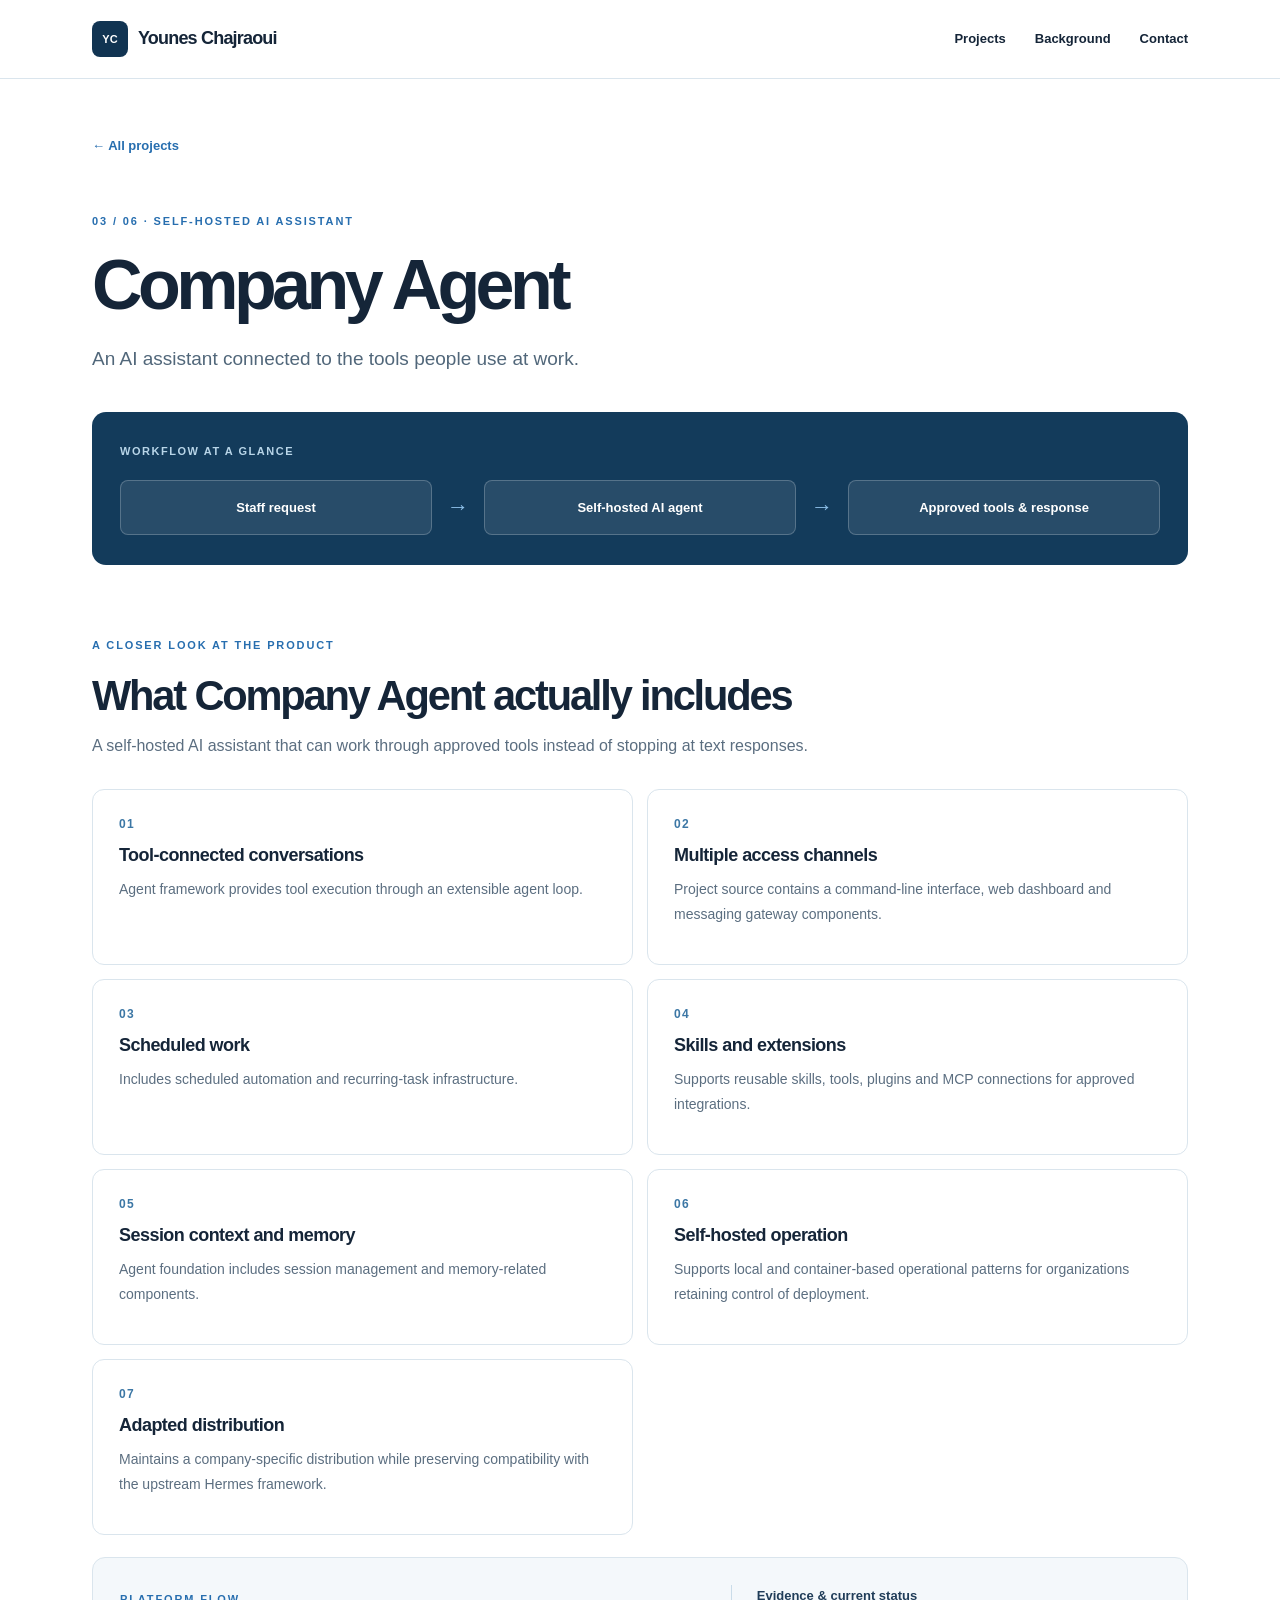
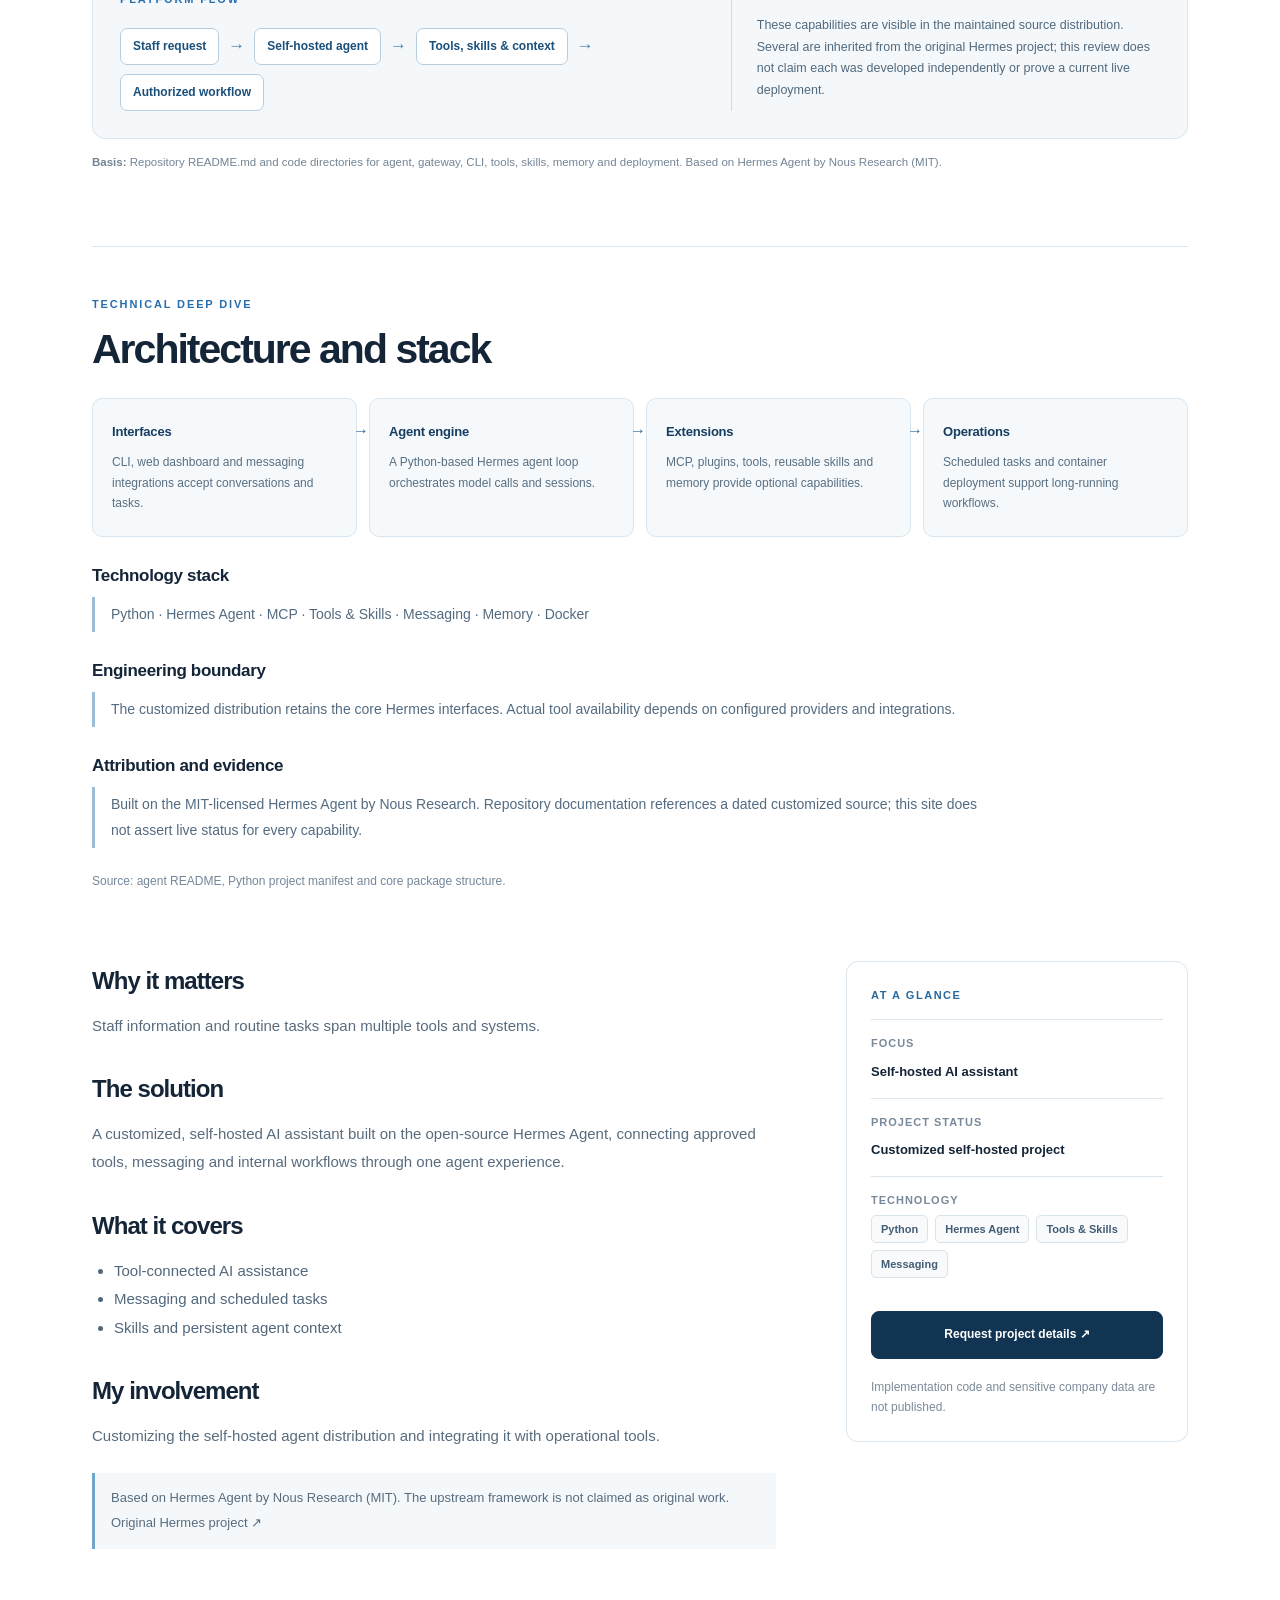
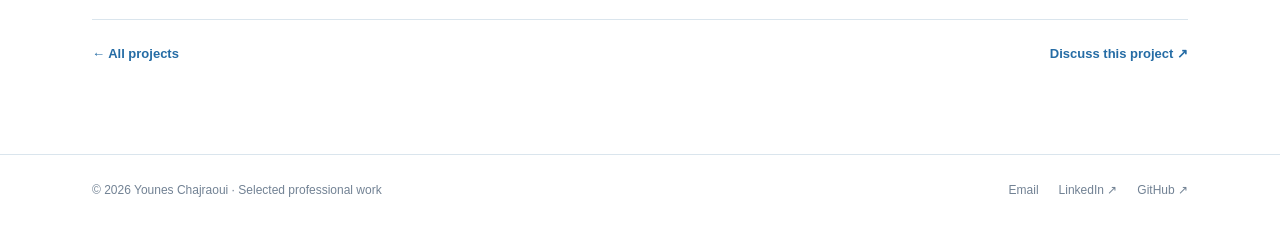
<file: projects/elrace-agent.html>
<!doctype html><html lang="en"><head><meta charset="utf-8"><meta name="robots" content="noindex,follow"><meta http-equiv="refresh" content="0;url=company-agent.html"><link rel="canonical" href="https://chyones.github.io/projects/company-agent.html"><title>Project page moved</title></head><body><p>Project page moved. <a href="company-agent.html">Continue to the current page</a>.</p></body></html>
</file>
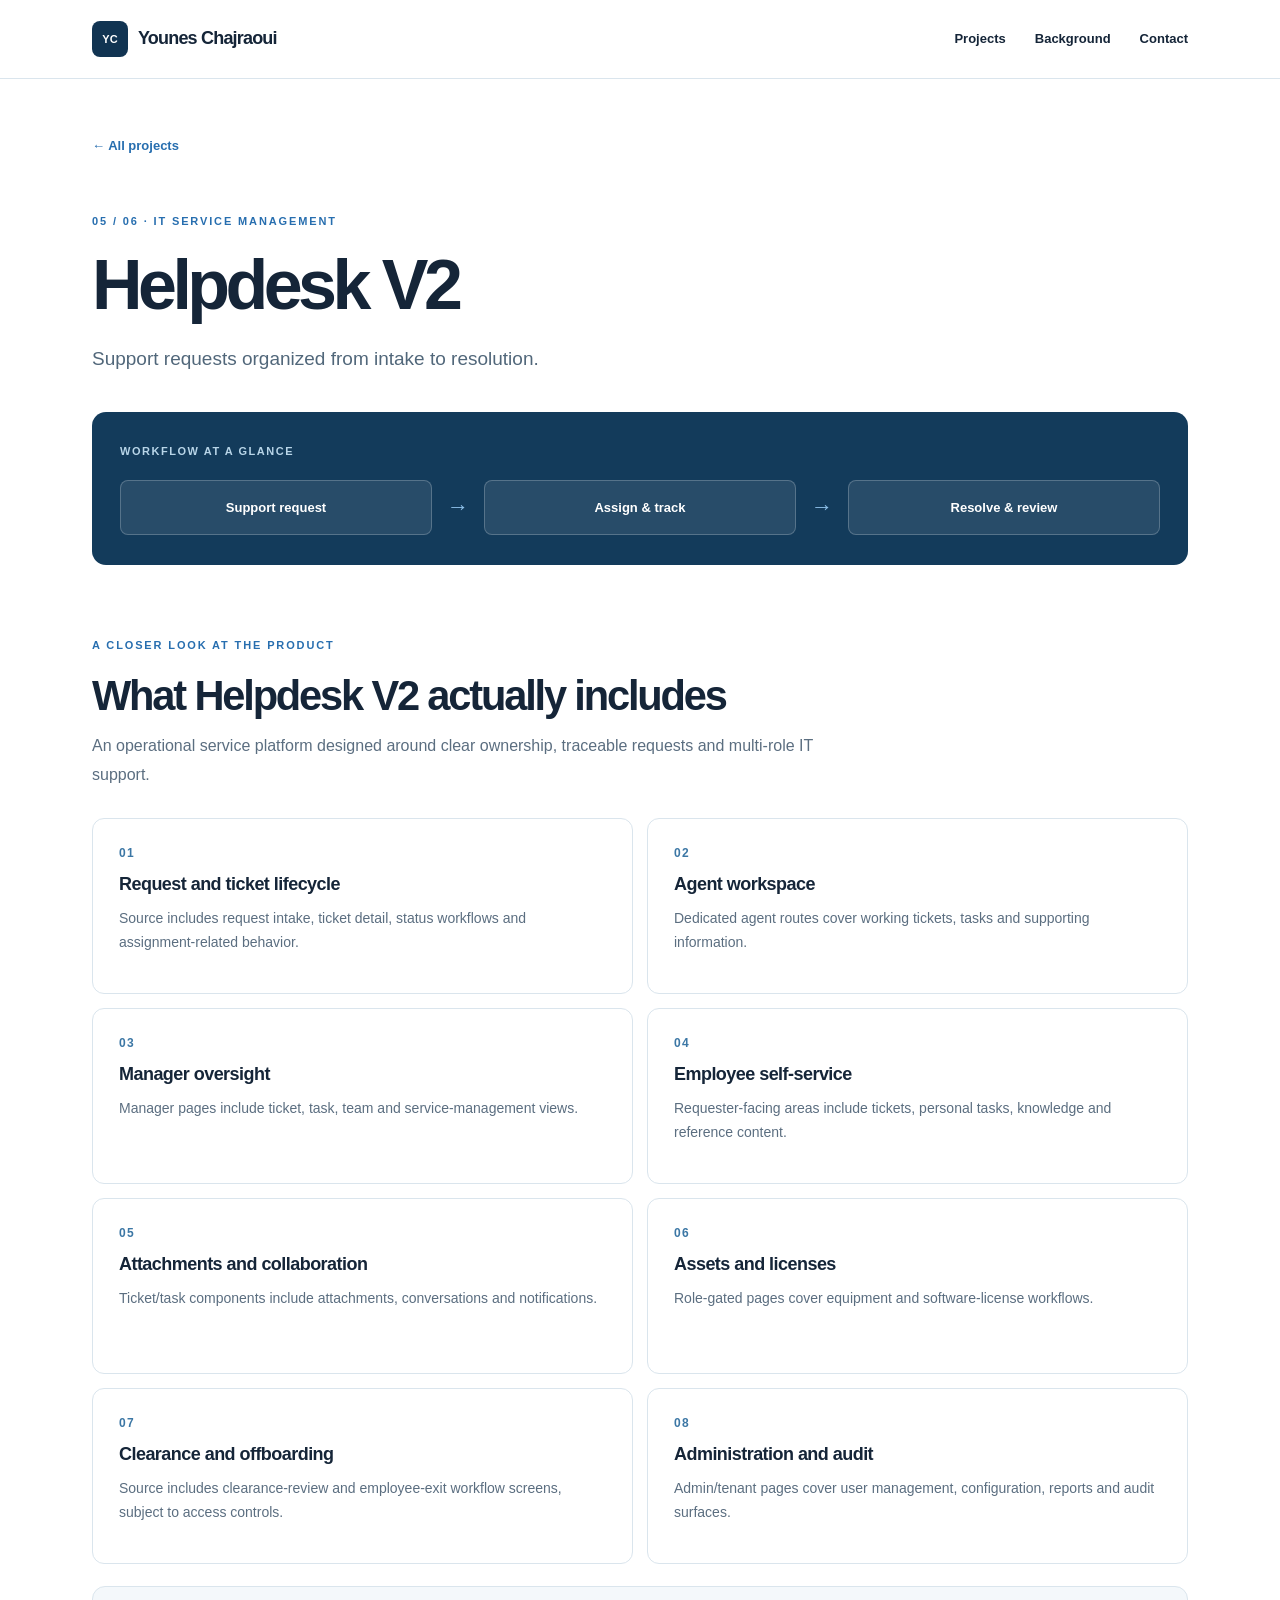
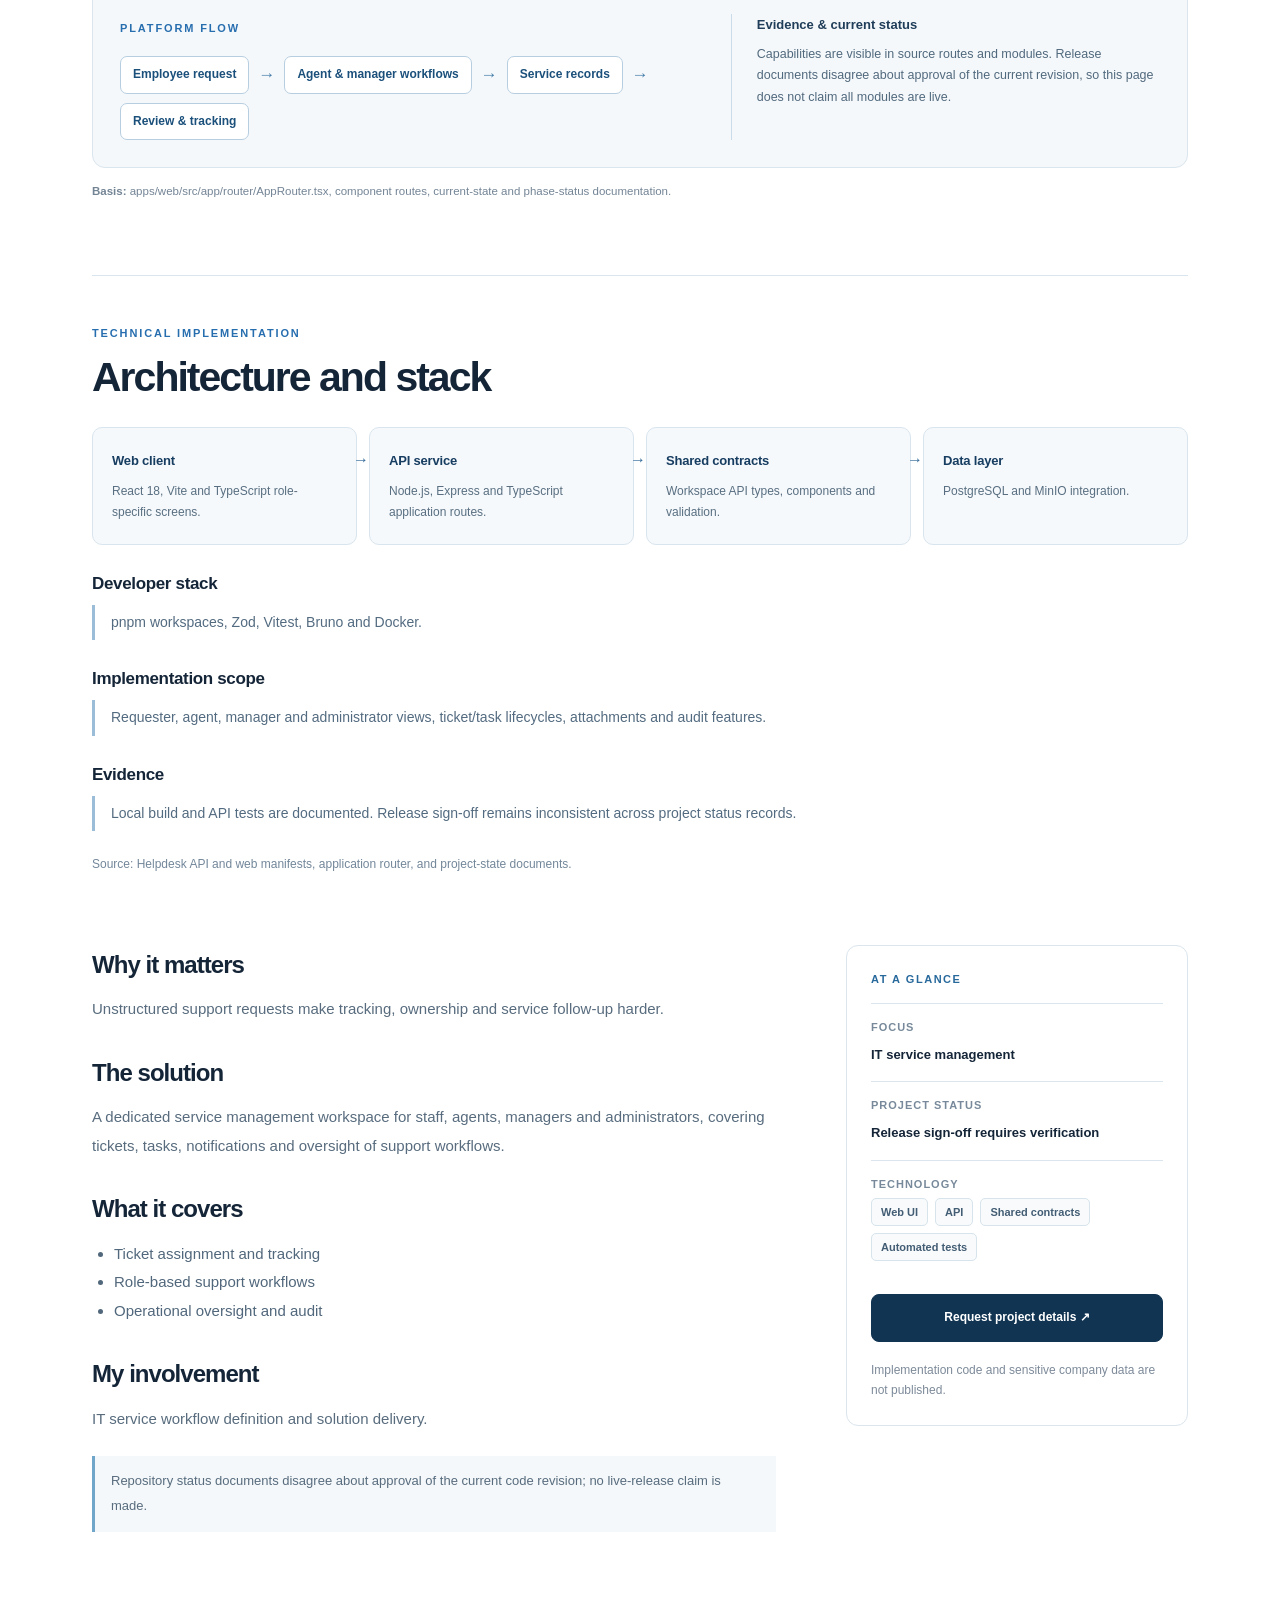
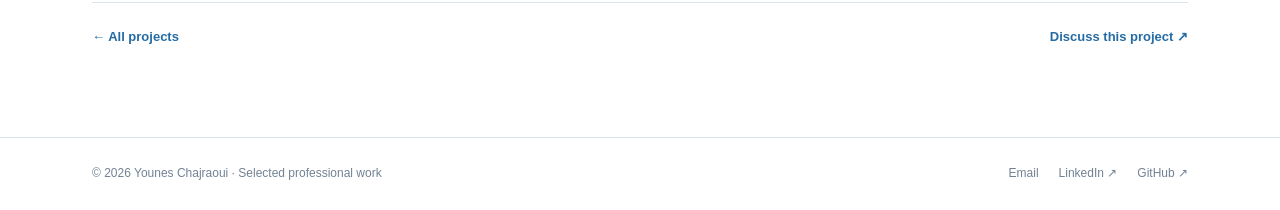
<file: projects/helpdesk.html>
<!doctype html><html lang="en"><head><meta charset="utf-8"><meta name="viewport" content="width=device-width, initial-scale=1"><meta name="theme-color" content="#113452"><meta name="description" content="Support requests organized from intake to resolution. A dedicated service management workspace for staff, agents, managers and administrators, covering tickets, tasks, no"><link rel="canonical" href="https://chyones.github.io/projects/helpdesk.html"><meta property="og:type" content="article"><meta property="og:url" content="https://chyones.github.io/projects/helpdesk.html"><meta property="og:title" content="Helpdesk V2 | Younes Chajraoui"><meta property="og:description" content="Support requests organized from intake to resolution. A dedicated service management workspace for staff, agents, managers and administrators, covering tickets, tasks, no"><meta name="twitter:card" content="summary"><title>Helpdesk V2 | Younes Chajraoui</title><link rel="icon" href="../assets/favicon.svg" type="image/svg+xml"><link rel="stylesheet" href="../assets/styles.css"></head><body><header class="site-nav"><div class="container nav-inner"><a class="logo" href="../index.html" aria-label="Homepage"><span class="logo-mark">YC</span>Younes Chajraoui</a><nav aria-label="Site navigation"><a href="../index.html#work">Projects</a><a href="../index.html#about">Background</a><a href="mailto:ch.yones@gmail.com">Contact</a></nav></div></header><main class="detail container"><a class="back-link" href="../index.html#work">← All projects</a><div class="detail-head"><span class="section-kicker">05 / 06 · IT service management</span><h1>Helpdesk V2</h1><p class="detail-lead">Support requests organized from intake to resolution.</p></div><div class="detail-visual"><p class="detail-visual-label">Workflow at a glance</p><div class="detail-diagram"><span>Support request</span><i aria-hidden="true">→</i><span>Assign &amp; track</span><i aria-hidden="true">→</i><span>Resolve &amp; review</span></div></div><section class="feature-showcase" id="capabilities" aria-labelledby="cap-title"><div class="feature-intro"><span class="section-kicker">A CLOSER LOOK AT THE PRODUCT</span><h2 id="cap-title">What Helpdesk V2 actually includes</h2><p>An operational service platform designed around clear ownership, traceable requests and multi-role IT support.</p></div><div class="capability-grid"><article class="capability-card"><span class="capability-index">01</span><h3>Request and ticket lifecycle</h3><p>Source includes request intake, ticket detail, status workflows and assignment-related behavior.</p></article>
<article class="capability-card"><span class="capability-index">02</span><h3>Agent workspace</h3><p>Dedicated agent routes cover working tickets, tasks and supporting information.</p></article>
<article class="capability-card"><span class="capability-index">03</span><h3>Manager oversight</h3><p>Manager pages include ticket, task, team and service-management views.</p></article>
<article class="capability-card"><span class="capability-index">04</span><h3>Employee self-service</h3><p>Requester-facing areas include tickets, personal tasks, knowledge and reference content.</p></article>
<article class="capability-card"><span class="capability-index">05</span><h3>Attachments and collaboration</h3><p>Ticket/task components include attachments, conversations and notifications.</p></article>
<article class="capability-card"><span class="capability-index">06</span><h3>Assets and licenses</h3><p>Role-gated pages cover equipment and software-license workflows.</p></article>
<article class="capability-card"><span class="capability-index">07</span><h3>Clearance and offboarding</h3><p>Source includes clearance-review and employee-exit workflow screens, subject to access controls.</p></article>
<article class="capability-card"><span class="capability-index">08</span><h3>Administration and audit</h3><p>Admin/tenant pages cover user management, configuration, reports and audit surfaces.</p></article></div><div class="deep-dive-band"><div><span class="section-kicker">PLATFORM FLOW</span><div class="deep-flow"><span class="flow-label">Employee request</span><span class="flow-chevron" aria-hidden="true">→</span><span class="flow-label">Agent &amp; manager workflows</span><span class="flow-chevron" aria-hidden="true">→</span><span class="flow-label">Service records</span><span class="flow-chevron" aria-hidden="true">→</span><span class="flow-label">Review &amp; tracking</span></div></div><div class="deep-proof"><strong>Evidence & current status</strong><p>Capabilities are visible in source routes and modules. Release documents disagree about approval of the current revision, so this page does not claim all modules are live.</p></div></div><p class="source-footnote"><strong>Basis:</strong> apps/web/src/app/router/AppRouter.tsx, component routes, current-state and phase-status documentation.</p></section><section class="technical-section" id="technical"><span class="section-kicker">TECHNICAL IMPLEMENTATION</span><h2>Architecture and stack</h2><div class="technical-flow">
<div><strong>Web client</strong><p>React 18, Vite and TypeScript role-specific screens.</p></div>
<div><strong>API service</strong><p>Node.js, Express and TypeScript application routes.</p></div>
<div><strong>Shared contracts</strong><p>Workspace API types, components and validation.</p></div>
<div><strong>Data layer</strong><p>PostgreSQL and MinIO integration.</p></div></div>
<h3>Developer stack</h3><p>pnpm workspaces, Zod, Vitest, Bruno and Docker.</p>
<h3>Implementation scope</h3><p>Requester, agent, manager and administrator views, ticket/task lifecycles, attachments and audit features.</p>
<h3>Evidence</h3><p>Local build and API tests are documented. Release sign-off remains inconsistent across project status records.</p><p class="technical-basis">Source: Helpdesk API and web manifests, application router, and project-state documents.</p></section><div class="detail-grid"><article><h2>Why it matters</h2><p>Unstructured support requests make tracking, ownership and service follow-up harder.</p><h2>The solution</h2><p>A dedicated service management workspace for staff, agents, managers and administrators, covering tickets, tasks, notifications and oversight of support workflows.</p><h2>What it covers</h2><ul class="method-list"><li>Ticket assignment and tracking</li><li>Role-based support workflows</li><li>Operational oversight and audit</li></ul><h2>My involvement</h2><p>IT service workflow definition and solution delivery.</p><p class="status-note">Repository status documents disagree about approval of the current code revision; no live-release claim is made.</p></article><aside><div class="facts"><p class="facts-title">AT A GLANCE</p><div class="fact"><span>Focus</span><b>IT service management</b></div><div class="fact"><span>Project status</span><b>Release sign-off requires verification</b></div><div class="fact"><span>Technology</span><div class="chips"><span class="chip">Web UI</span><span class="chip">API</span><span class="chip">Shared contracts</span><span class="chip">Automated tests</span></div></div><a class="button button-primary fact-button" href="mailto:ch.yones@gmail.com?subject=Project%20details%20%E2%80%94%20Helpdesk%20V2">Request project details ↗</a><p class="private-note">Implementation code and sensitive company data are not published.</p></div></aside></div><div class="detail-bottom"><a href="../index.html#work">← All projects</a><a href="mailto:ch.yones@gmail.com">Discuss this project ↗</a></div></main><footer class="footer"><div class="container footer-inner"><span>© 2026 Younes Chajraoui · Selected professional work</span><div><a href="mailto:ch.yones@gmail.com">Email</a><a href="https://www.linkedin.com/in/younes-chajraoui/" rel="noopener noreferrer" target="_blank">LinkedIn ↗</a><a href="https://github.com/chyones" rel="noopener noreferrer" target="_blank">GitHub ↗</a></div></div></footer></body></html>
</file>
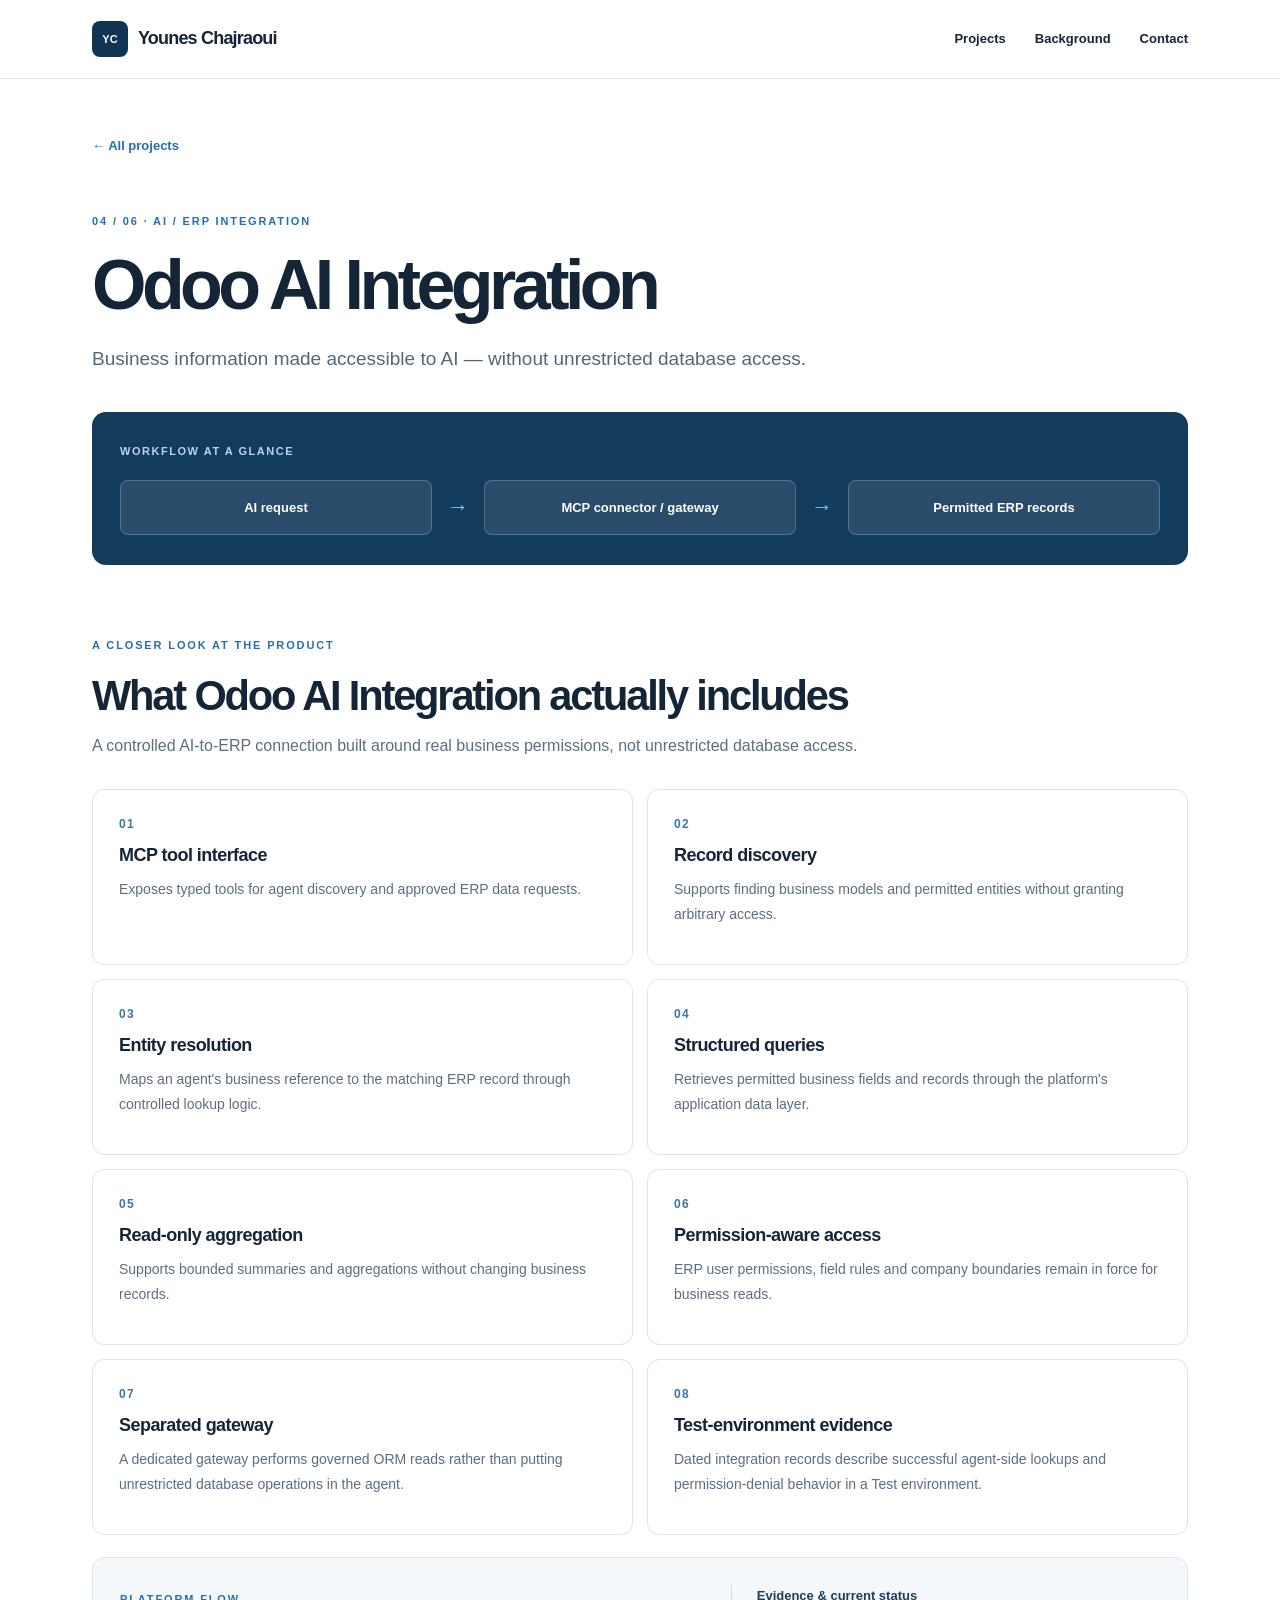
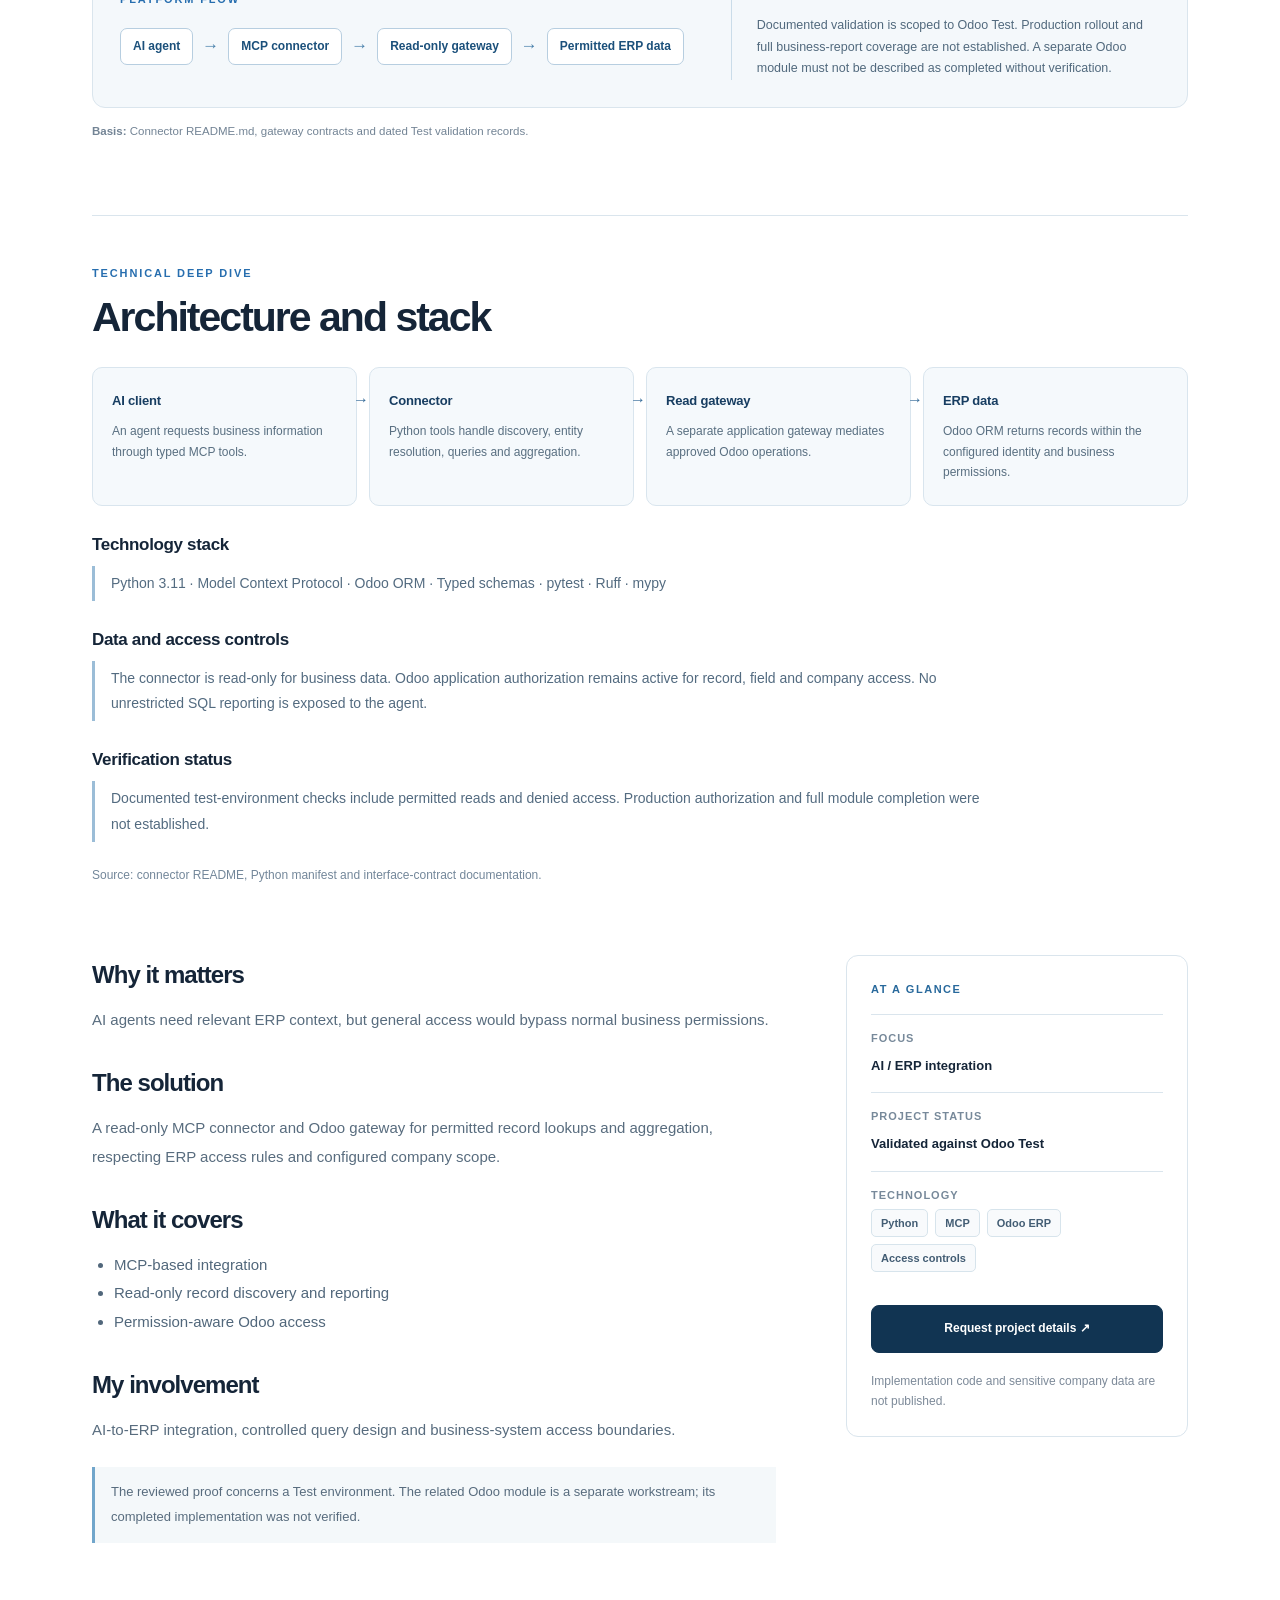
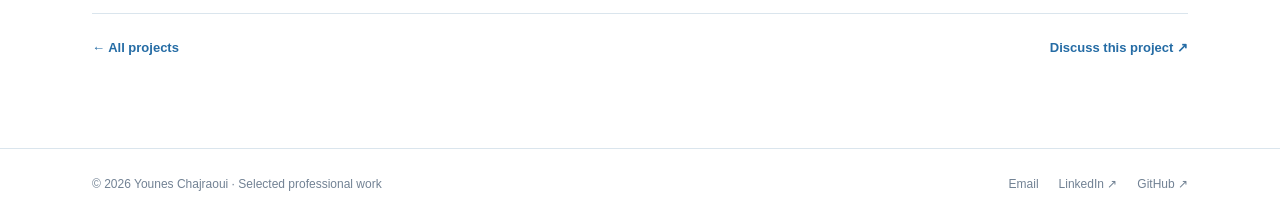
<file: projects/odoo-ai.html>
<!doctype html><html lang="en"><head><meta charset="utf-8"><meta name="viewport" content="width=device-width, initial-scale=1"><meta name="theme-color" content="#113452"><meta name="description" content="Business information made accessible to AI — without unrestricted database access. A read-only MCP connector and Odoo gateway for permitted record lookups and aggregation"><link rel="canonical" href="https://chyones.github.io/projects/odoo-ai.html"><meta property="og:type" content="article"><meta property="og:url" content="https://chyones.github.io/projects/odoo-ai.html"><meta property="og:title" content="Odoo AI Integration | Younes Chajraoui"><meta property="og:description" content="Business information made accessible to AI — without unrestricted database access. A read-only MCP connector and Odoo gateway for permitted record lookups and aggregation"><meta name="twitter:card" content="summary"><title>Odoo AI Integration | Younes Chajraoui</title><link rel="icon" href="../assets/favicon.svg" type="image/svg+xml"><link rel="stylesheet" href="../assets/styles.css"></head><body><header class="site-nav"><div class="container nav-inner"><a class="logo" href="../index.html" aria-label="Homepage"><span class="logo-mark">YC</span>Younes Chajraoui</a><nav aria-label="Site navigation"><a href="../index.html#work">Projects</a><a href="../index.html#about">Background</a><a href="mailto:ch.yones@gmail.com">Contact</a></nav></div></header><main class="detail container"><a class="back-link" href="../index.html#work">← All projects</a><div class="detail-head"><span class="section-kicker">04 / 06 · AI / ERP integration</span><h1>Odoo AI Integration</h1><p class="detail-lead">Business information made accessible to AI — without unrestricted database access.</p></div><div class="detail-visual"><p class="detail-visual-label">Workflow at a glance</p><div class="detail-diagram"><span>AI request</span><i aria-hidden="true">→</i><span>MCP connector / gateway</span><i aria-hidden="true">→</i><span>Permitted ERP records</span></div></div><section class="feature-showcase" id="capabilities" aria-labelledby="cap-title"><div class="feature-intro"><span class="section-kicker">A CLOSER LOOK AT THE PRODUCT</span><h2 id="cap-title">What Odoo AI Integration actually includes</h2><p>A controlled AI-to-ERP connection built around real business permissions, not unrestricted database access.</p></div><div class="capability-grid"><article class="capability-card"><span class="capability-index">01</span><h3>MCP tool interface</h3><p>Exposes typed tools for agent discovery and approved ERP data requests.</p></article>
<article class="capability-card"><span class="capability-index">02</span><h3>Record discovery</h3><p>Supports finding business models and permitted entities without granting arbitrary access.</p></article>
<article class="capability-card"><span class="capability-index">03</span><h3>Entity resolution</h3><p>Maps an agent's business reference to the matching ERP record through controlled lookup logic.</p></article>
<article class="capability-card"><span class="capability-index">04</span><h3>Structured queries</h3><p>Retrieves permitted business fields and records through the platform's application data layer.</p></article>
<article class="capability-card"><span class="capability-index">05</span><h3>Read-only aggregation</h3><p>Supports bounded summaries and aggregations without changing business records.</p></article>
<article class="capability-card"><span class="capability-index">06</span><h3>Permission-aware access</h3><p>ERP user permissions, field rules and company boundaries remain in force for business reads.</p></article>
<article class="capability-card"><span class="capability-index">07</span><h3>Separated gateway</h3><p>A dedicated gateway performs governed ORM reads rather than putting unrestricted database operations in the agent.</p></article>
<article class="capability-card"><span class="capability-index">08</span><h3>Test-environment evidence</h3><p>Dated integration records describe successful agent-side lookups and permission-denial behavior in a Test environment.</p></article></div><div class="deep-dive-band"><div><span class="section-kicker">PLATFORM FLOW</span><div class="deep-flow"><span class="flow-label">AI agent</span><span class="flow-chevron" aria-hidden="true">→</span><span class="flow-label">MCP connector</span><span class="flow-chevron" aria-hidden="true">→</span><span class="flow-label">Read-only gateway</span><span class="flow-chevron" aria-hidden="true">→</span><span class="flow-label">Permitted ERP data</span></div></div><div class="deep-proof"><strong>Evidence & current status</strong><p>Documented validation is scoped to Odoo Test. Production rollout and full business-report coverage are not established. A separate Odoo module must not be described as completed without verification.</p></div></div><p class="source-footnote"><strong>Basis:</strong> Connector README.md, gateway contracts and dated Test validation records.</p></section><section class="technical-section" id="technical"><span class="section-kicker">TECHNICAL DEEP DIVE</span><h2>Architecture and stack</h2><div class="technical-flow">
<div><strong>AI client</strong><p>An agent requests business information through typed MCP tools.</p></div>
<div><strong>Connector</strong><p>Python tools handle discovery, entity resolution, queries and aggregation.</p></div>
<div><strong>Read gateway</strong><p>A separate application gateway mediates approved Odoo operations.</p></div>
<div><strong>ERP data</strong><p>Odoo ORM returns records within the configured identity and business permissions.</p></div></div>
<h3>Technology stack</h3><p>Python 3.11 · Model Context Protocol · Odoo ORM · Typed schemas · pytest · Ruff · mypy</p>
<h3>Data and access controls</h3><p>The connector is read-only for business data. Odoo application authorization remains active for record, field and company access. No unrestricted SQL reporting is exposed to the agent.</p>
<h3>Verification status</h3><p>Documented test-environment checks include permitted reads and denied access. Production authorization and full module completion were not established.</p>
<p class="technical-basis">Source: connector README, Python manifest and interface-contract documentation.</p></section><div class="detail-grid"><article><h2>Why it matters</h2><p>AI agents need relevant ERP context, but general access would bypass normal business permissions.</p><h2>The solution</h2><p>A read-only MCP connector and Odoo gateway for permitted record lookups and aggregation, respecting ERP access rules and configured company scope.</p><h2>What it covers</h2><ul class="method-list"><li>MCP-based integration</li><li>Read-only record discovery and reporting</li><li>Permission-aware Odoo access</li></ul><h2>My involvement</h2><p>AI-to-ERP integration, controlled query design and business-system access boundaries.</p><p class="status-note">The reviewed proof concerns a Test environment. The related Odoo module is a separate workstream; its completed implementation was not verified.</p></article><aside><div class="facts"><p class="facts-title">AT A GLANCE</p><div class="fact"><span>Focus</span><b>AI / ERP integration</b></div><div class="fact"><span>Project status</span><b>Validated against Odoo Test</b></div><div class="fact"><span>Technology</span><div class="chips"><span class="chip">Python</span><span class="chip">MCP</span><span class="chip">Odoo ERP</span><span class="chip">Access controls</span></div></div><a class="button button-primary fact-button" href="mailto:ch.yones@gmail.com?subject=Project%20details%20%E2%80%94%20Odoo%20AI%20Integration">Request project details ↗</a><p class="private-note">Implementation code and sensitive company data are not published.</p></div></aside></div><div class="detail-bottom"><a href="../index.html#work">← All projects</a><a href="mailto:ch.yones@gmail.com">Discuss this project ↗</a></div></main><footer class="footer"><div class="container footer-inner"><span>© 2026 Younes Chajraoui · Selected professional work</span><div><a href="mailto:ch.yones@gmail.com">Email</a><a href="https://www.linkedin.com/in/younes-chajraoui/" rel="noopener noreferrer" target="_blank">LinkedIn ↗</a><a href="https://github.com/chyones" rel="noopener noreferrer" target="_blank">GitHub ↗</a></div></div></footer></body></html>
</file>
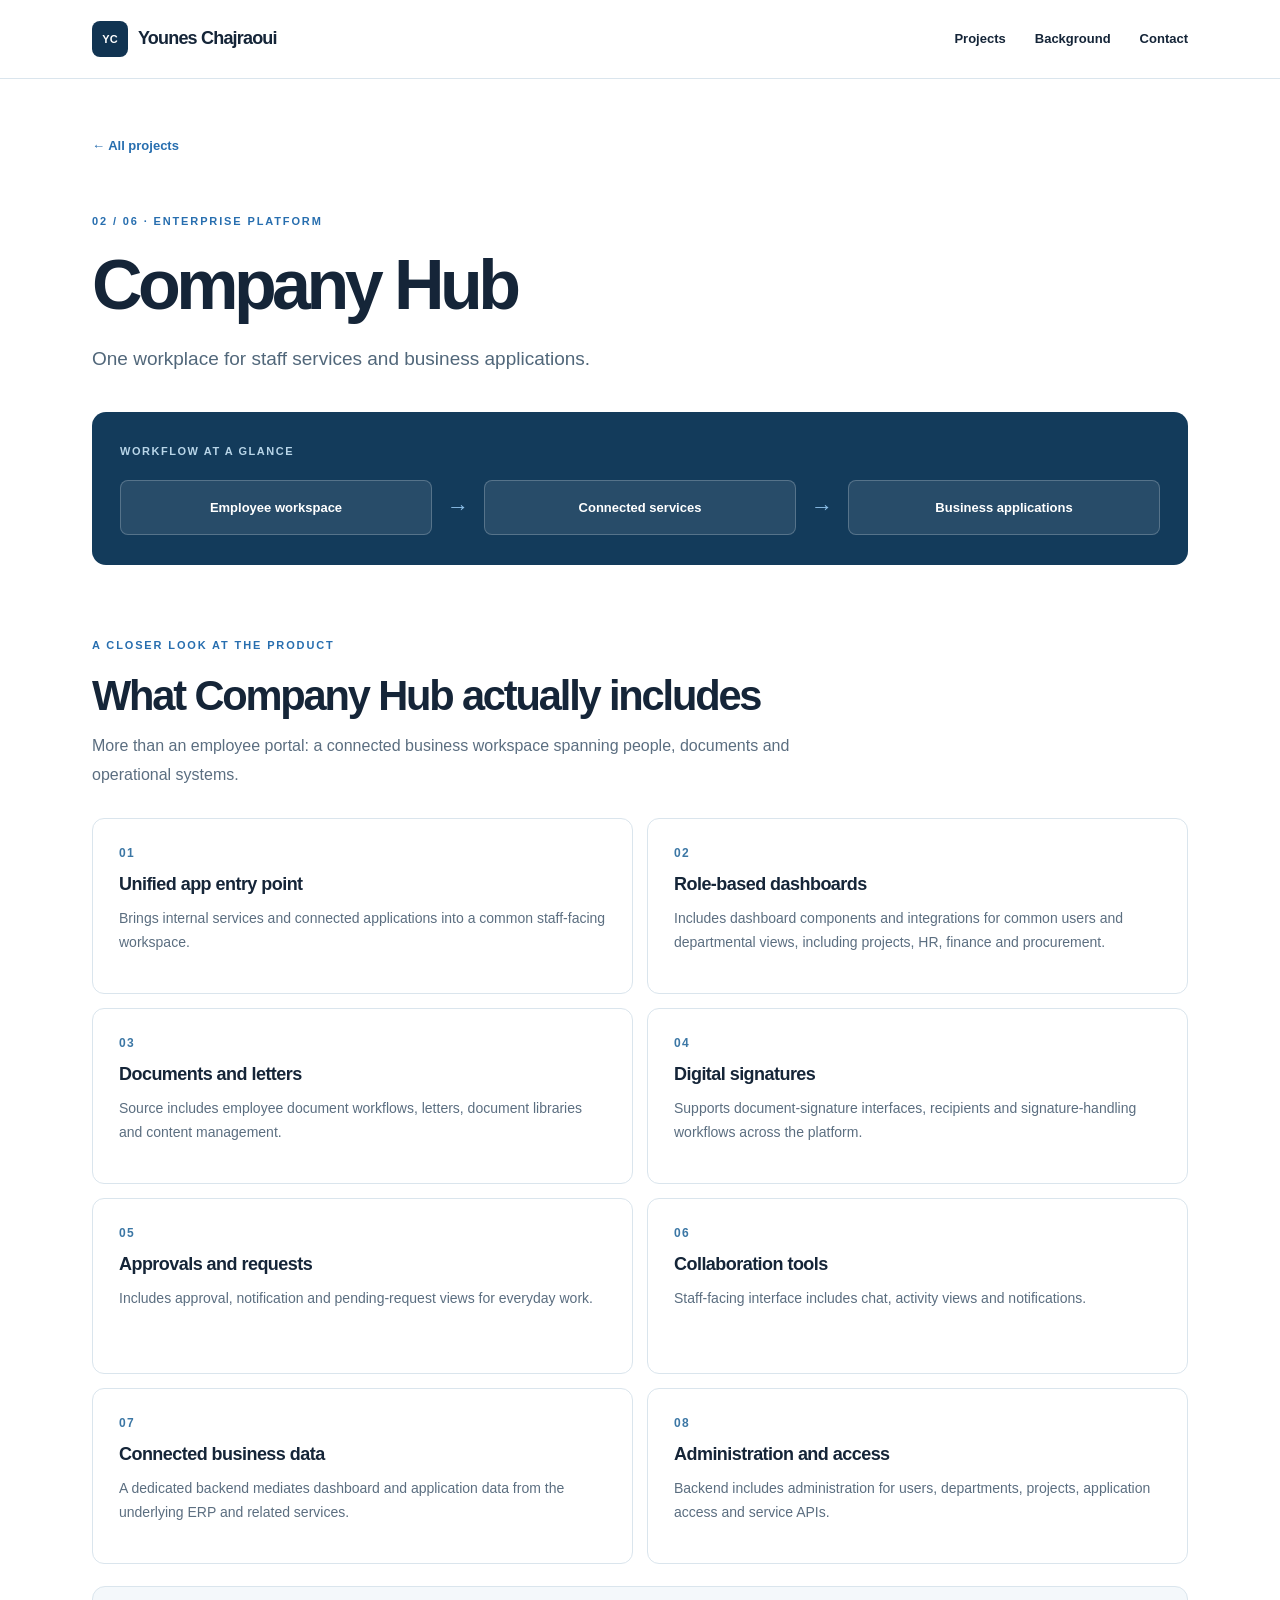
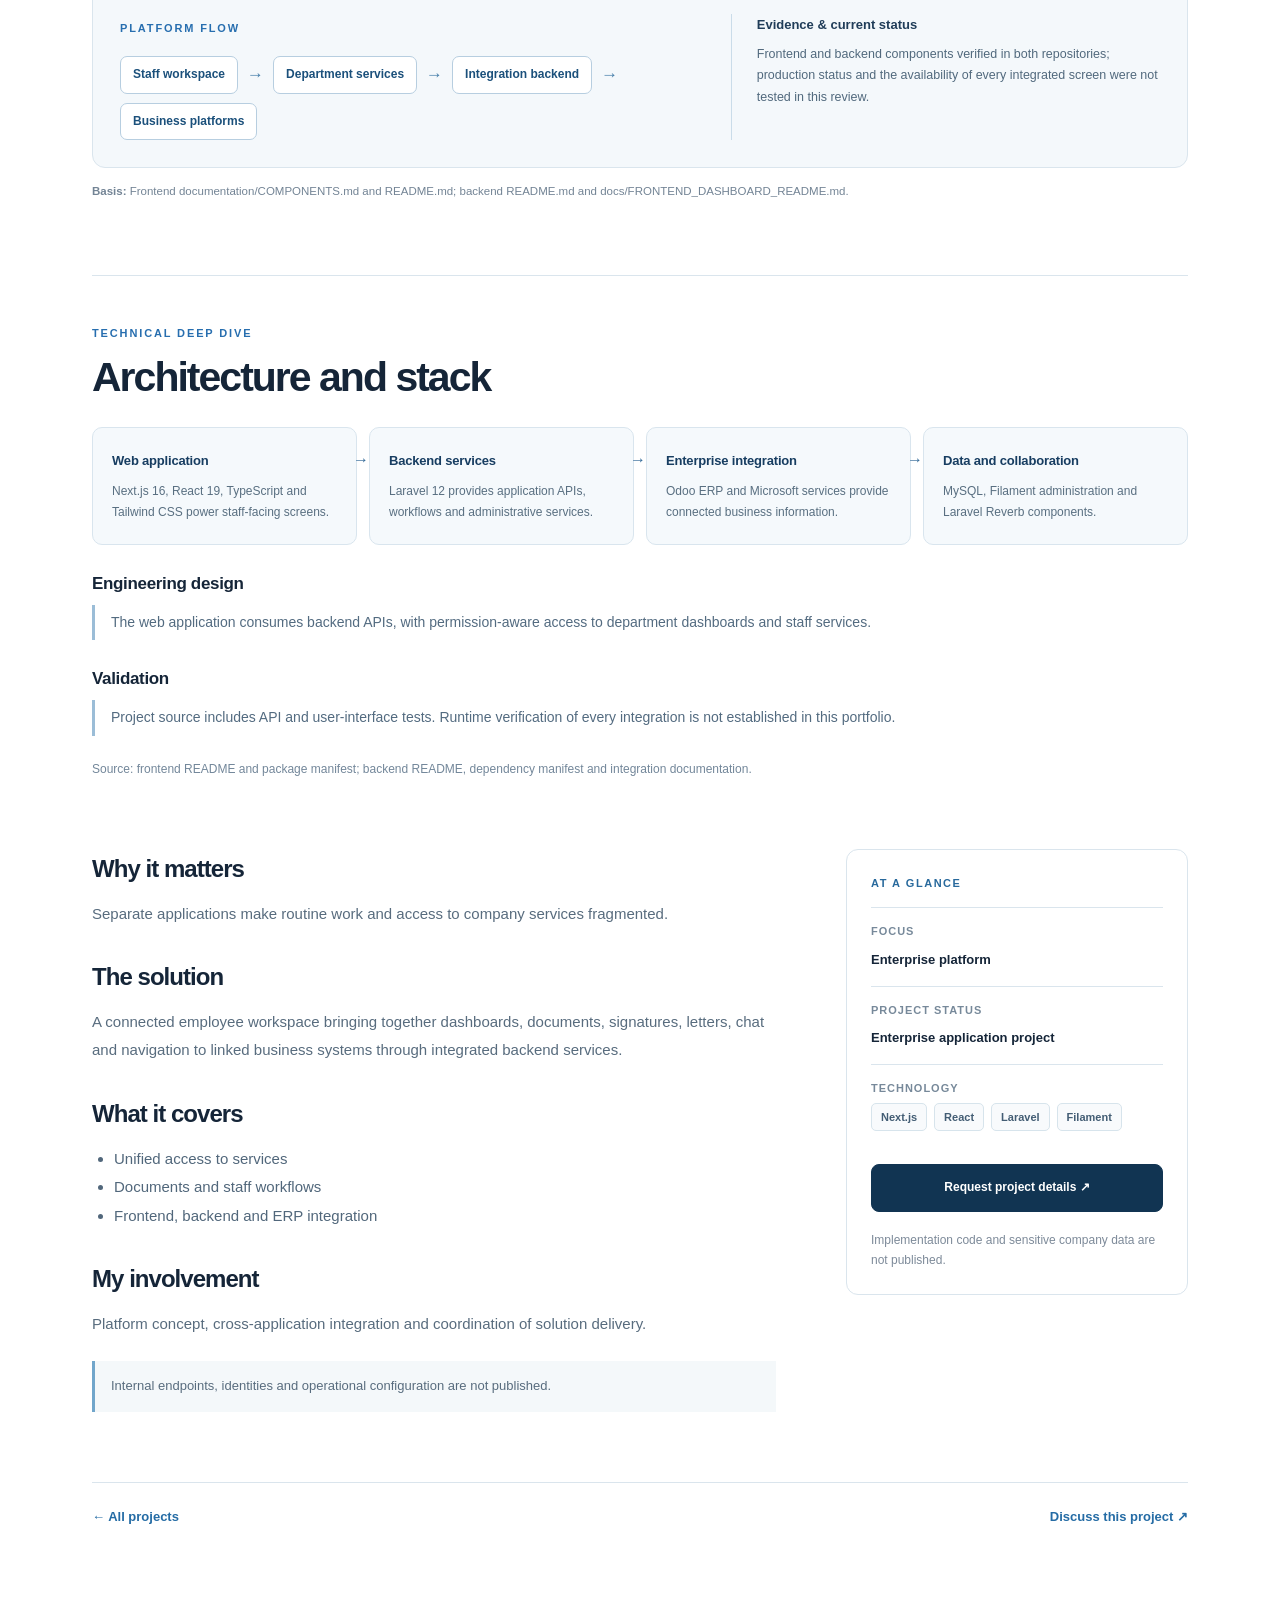
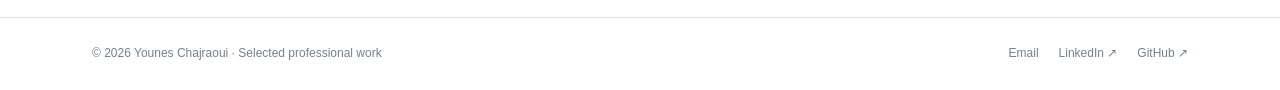
<file: projects/rcc-hub.html>
<!doctype html><html lang="en"><head><meta charset="utf-8"><meta name="robots" content="noindex,follow"><meta http-equiv="refresh" content="0;url=company-hub.html"><link rel="canonical" href="https://chyones.github.io/projects/company-hub.html"><title>Project page moved</title></head><body><p>Project page moved. <a href="company-hub.html">Continue to the current page</a>.</p></body></html>
</file>
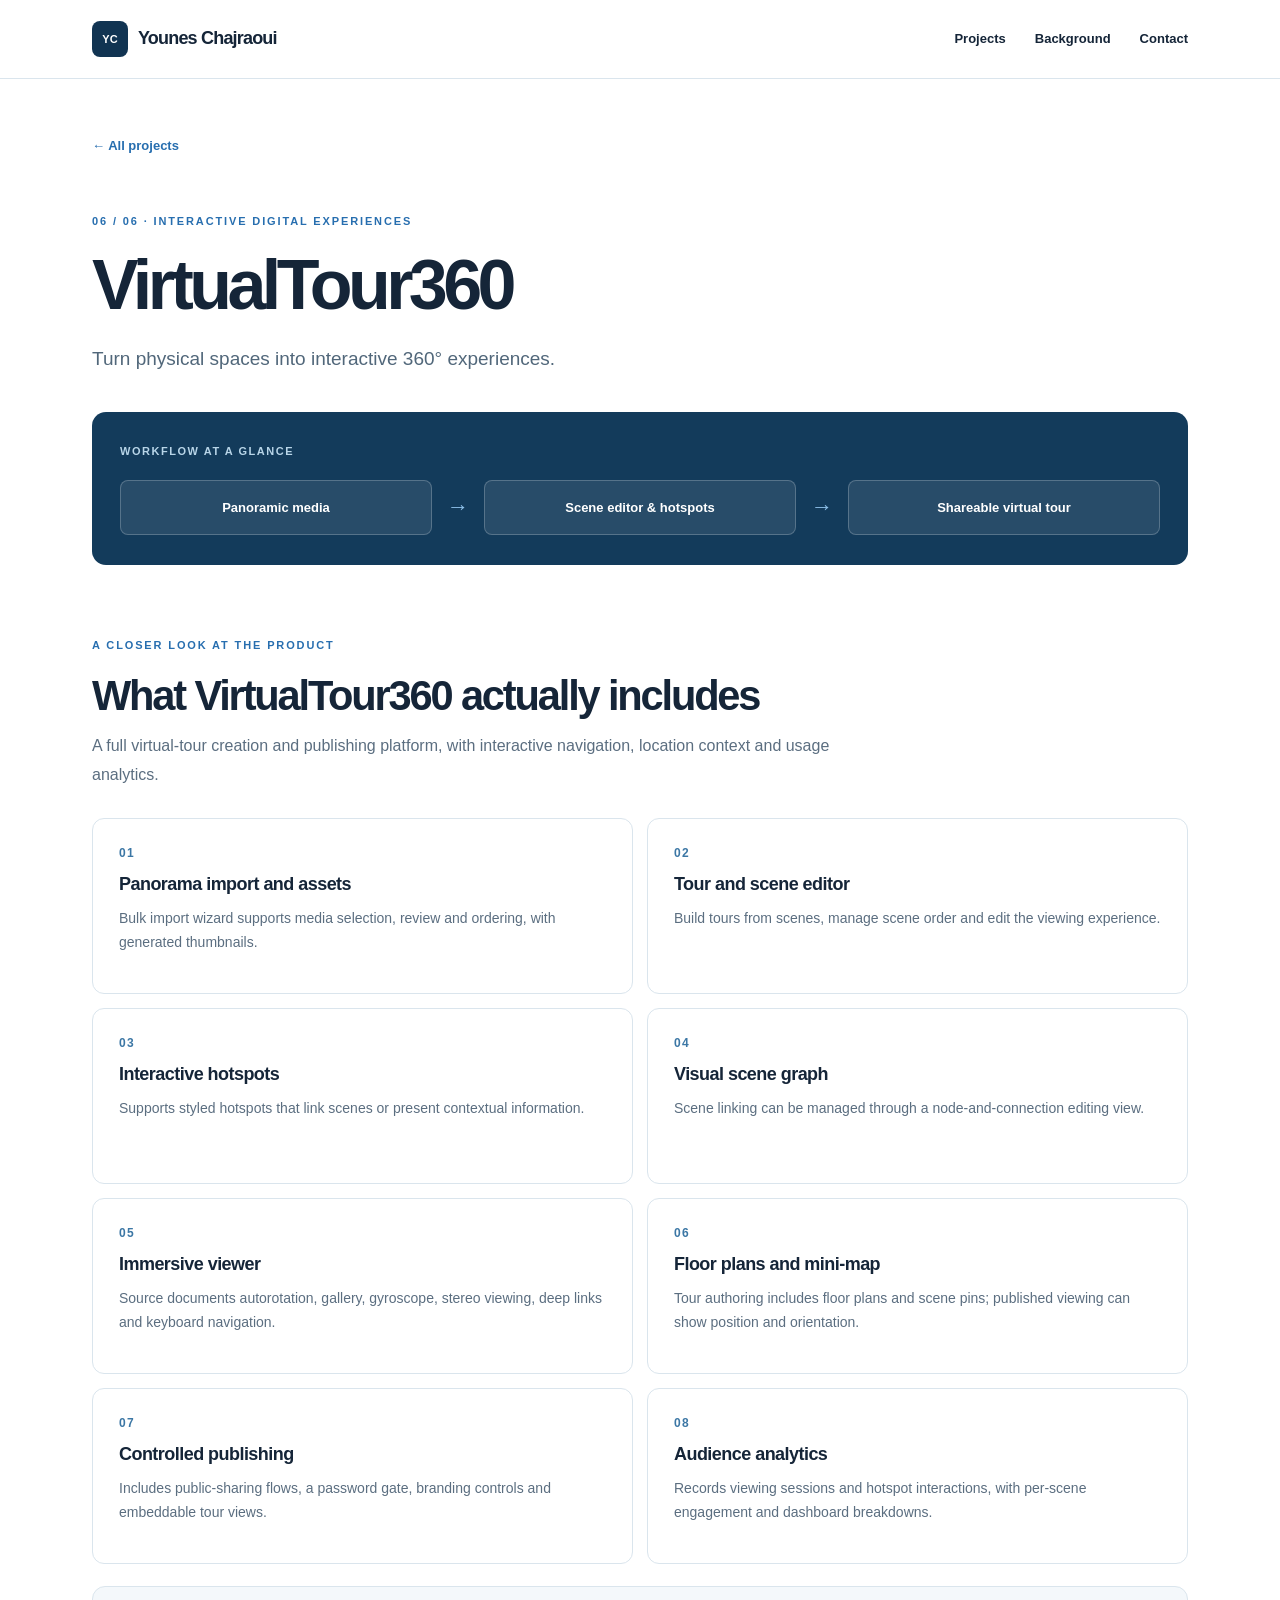
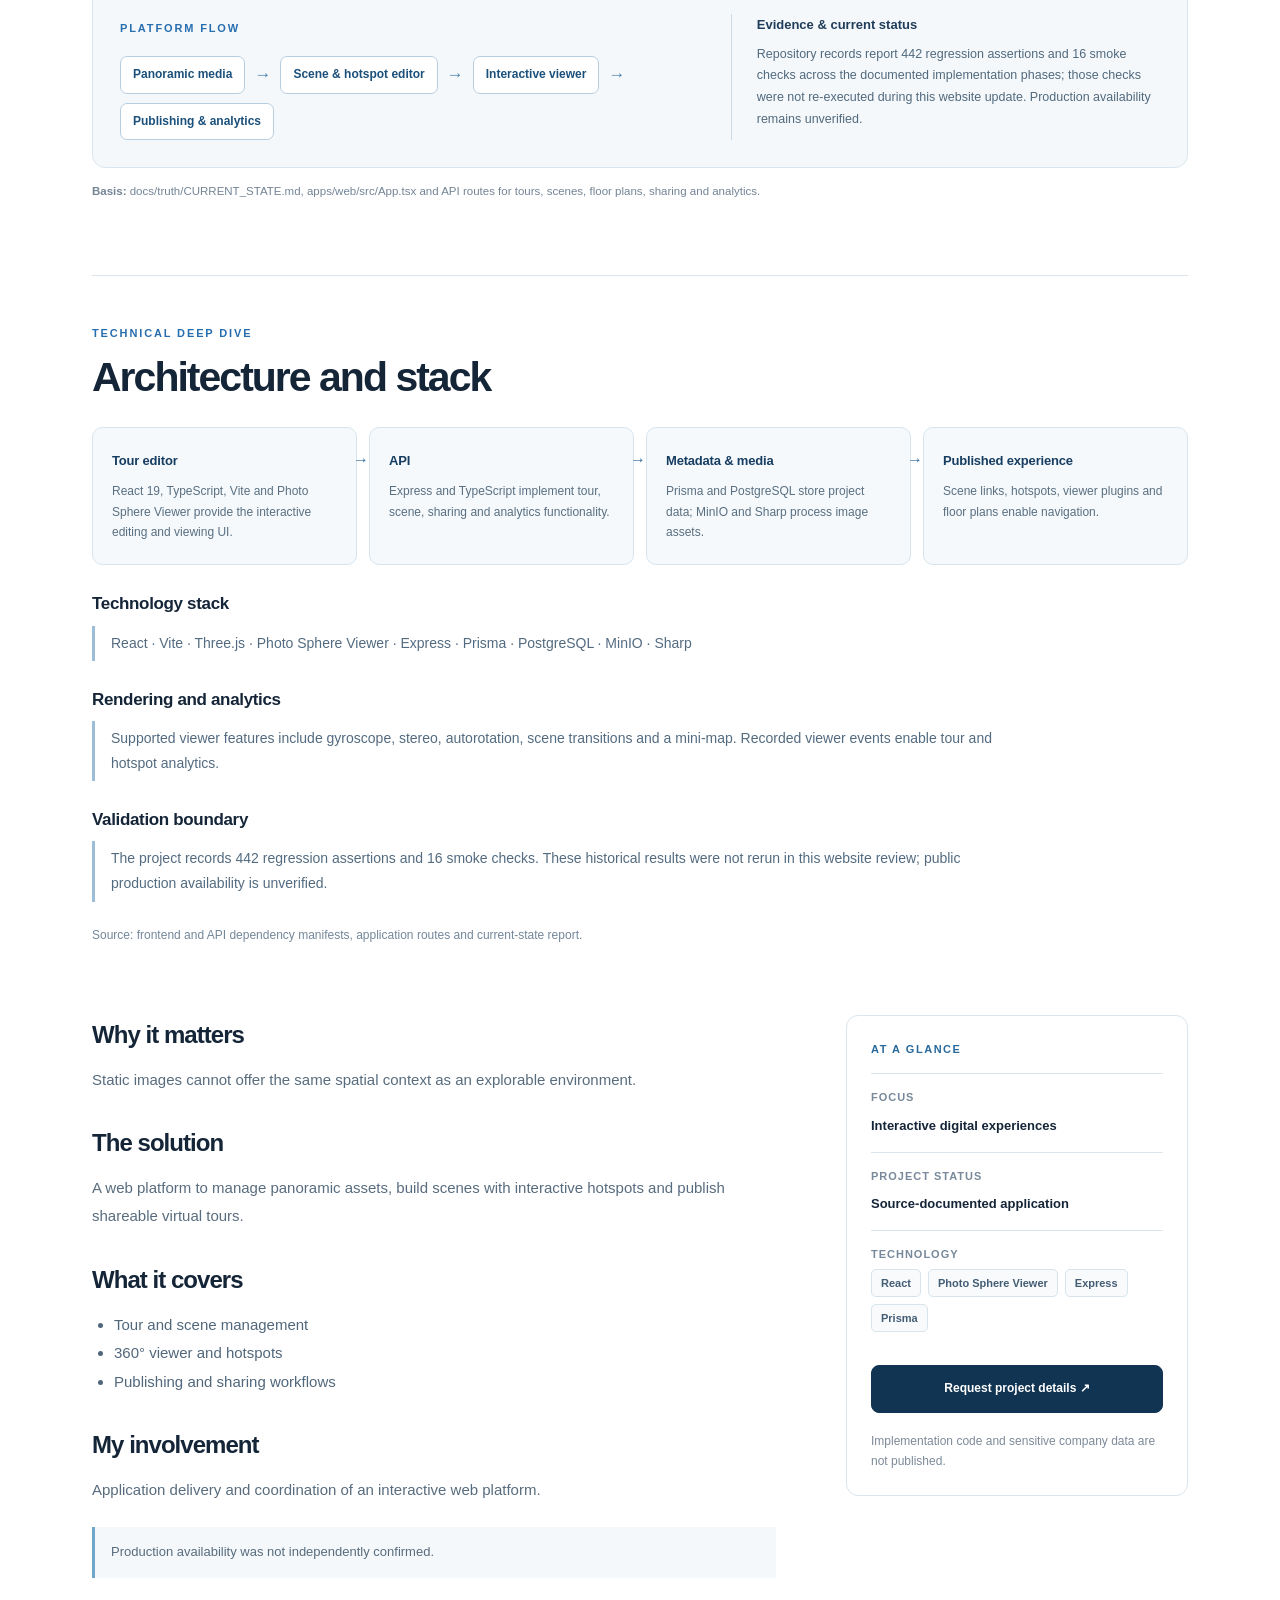
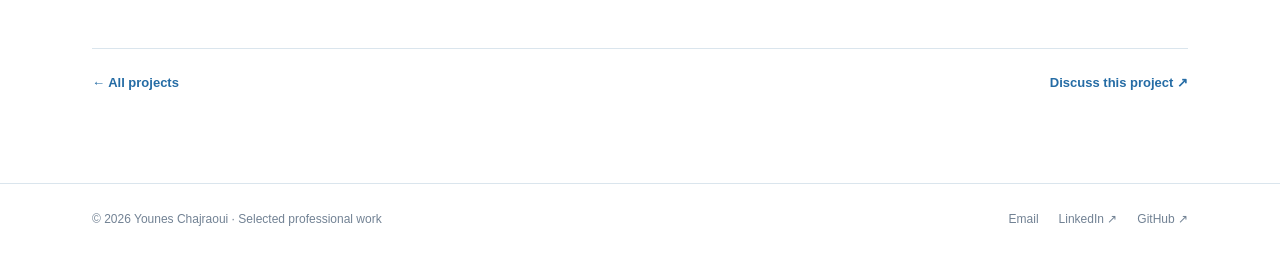
<file: projects/virtualtour360.html>
<!doctype html><html lang="en"><head><meta charset="utf-8"><meta name="viewport" content="width=device-width, initial-scale=1"><meta name="theme-color" content="#113452"><meta name="description" content="Turn physical spaces into interactive 360° experiences. A web platform to manage panoramic assets, build scenes with interactive hotspots and publish shareable virtual to"><link rel="canonical" href="https://chyones.github.io/projects/virtualtour360.html"><meta property="og:type" content="article"><meta property="og:url" content="https://chyones.github.io/projects/virtualtour360.html"><meta property="og:title" content="VirtualTour360 | Younes Chajraoui"><meta property="og:description" content="Turn physical spaces into interactive 360° experiences. A web platform to manage panoramic assets, build scenes with interactive hotspots and publish shareable virtual to"><meta name="twitter:card" content="summary"><title>VirtualTour360 | Younes Chajraoui</title><link rel="icon" href="../assets/favicon.svg" type="image/svg+xml"><link rel="stylesheet" href="../assets/styles.css"></head><body><header class="site-nav"><div class="container nav-inner"><a class="logo" href="../index.html" aria-label="Homepage"><span class="logo-mark">YC</span>Younes Chajraoui</a><nav aria-label="Site navigation"><a href="../index.html#work">Projects</a><a href="../index.html#about">Background</a><a href="mailto:ch.yones@gmail.com">Contact</a></nav></div></header><main class="detail container"><a class="back-link" href="../index.html#work">← All projects</a><div class="detail-head"><span class="section-kicker">06 / 06 · Interactive digital experiences</span><h1>VirtualTour360</h1><p class="detail-lead">Turn physical spaces into interactive 360° experiences.</p></div><div class="detail-visual"><p class="detail-visual-label">Workflow at a glance</p><div class="detail-diagram"><span>Panoramic media</span><i aria-hidden="true">→</i><span>Scene editor &amp; hotspots</span><i aria-hidden="true">→</i><span>Shareable virtual tour</span></div></div><section class="feature-showcase" id="capabilities" aria-labelledby="cap-title"><div class="feature-intro"><span class="section-kicker">A CLOSER LOOK AT THE PRODUCT</span><h2 id="cap-title">What VirtualTour360 actually includes</h2><p>A full virtual-tour creation and publishing platform, with interactive navigation, location context and usage analytics.</p></div><div class="capability-grid"><article class="capability-card"><span class="capability-index">01</span><h3>Panorama import and assets</h3><p>Bulk import wizard supports media selection, review and ordering, with generated thumbnails.</p></article>
<article class="capability-card"><span class="capability-index">02</span><h3>Tour and scene editor</h3><p>Build tours from scenes, manage scene order and edit the viewing experience.</p></article>
<article class="capability-card"><span class="capability-index">03</span><h3>Interactive hotspots</h3><p>Supports styled hotspots that link scenes or present contextual information.</p></article>
<article class="capability-card"><span class="capability-index">04</span><h3>Visual scene graph</h3><p>Scene linking can be managed through a node-and-connection editing view.</p></article>
<article class="capability-card"><span class="capability-index">05</span><h3>Immersive viewer</h3><p>Source documents autorotation, gallery, gyroscope, stereo viewing, deep links and keyboard navigation.</p></article>
<article class="capability-card"><span class="capability-index">06</span><h3>Floor plans and mini-map</h3><p>Tour authoring includes floor plans and scene pins; published viewing can show position and orientation.</p></article>
<article class="capability-card"><span class="capability-index">07</span><h3>Controlled publishing</h3><p>Includes public-sharing flows, a password gate, branding controls and embeddable tour views.</p></article>
<article class="capability-card"><span class="capability-index">08</span><h3>Audience analytics</h3><p>Records viewing sessions and hotspot interactions, with per-scene engagement and dashboard breakdowns.</p></article></div><div class="deep-dive-band"><div><span class="section-kicker">PLATFORM FLOW</span><div class="deep-flow"><span class="flow-label">Panoramic media</span><span class="flow-chevron" aria-hidden="true">→</span><span class="flow-label">Scene &amp; hotspot editor</span><span class="flow-chevron" aria-hidden="true">→</span><span class="flow-label">Interactive viewer</span><span class="flow-chevron" aria-hidden="true">→</span><span class="flow-label">Publishing &amp; analytics</span></div></div><div class="deep-proof"><strong>Evidence & current status</strong><p>Repository records report 442 regression assertions and 16 smoke checks across the documented implementation phases; those checks were not re-executed during this website update. Production availability remains unverified.</p></div></div><p class="source-footnote"><strong>Basis:</strong> docs/truth/CURRENT_STATE.md, apps/web/src/App.tsx and API routes for tours, scenes, floor plans, sharing and analytics.</p></section><section class="technical-section" id="technical"><span class="section-kicker">TECHNICAL DEEP DIVE</span><h2>Architecture and stack</h2><div class="technical-flow">
<div><strong>Tour editor</strong><p>React 19, TypeScript, Vite and Photo Sphere Viewer provide the interactive editing and viewing UI.</p></div>
<div><strong>API</strong><p>Express and TypeScript implement tour, scene, sharing and analytics functionality.</p></div>
<div><strong>Metadata & media</strong><p>Prisma and PostgreSQL store project data; MinIO and Sharp process image assets.</p></div>
<div><strong>Published experience</strong><p>Scene links, hotspots, viewer plugins and floor plans enable navigation.</p></div></div>
<h3>Technology stack</h3><p>React · Vite · Three.js · Photo Sphere Viewer · Express · Prisma · PostgreSQL · MinIO · Sharp</p>
<h3>Rendering and analytics</h3><p>Supported viewer features include gyroscope, stereo, autorotation, scene transitions and a mini-map. Recorded viewer events enable tour and hotspot analytics.</p>
<h3>Validation boundary</h3><p>The project records 442 regression assertions and 16 smoke checks. These historical results were not rerun in this website review; public production availability is unverified.</p>
<p class="technical-basis">Source: frontend and API dependency manifests, application routes and current-state report.</p></section><div class="detail-grid"><article><h2>Why it matters</h2><p>Static images cannot offer the same spatial context as an explorable environment.</p><h2>The solution</h2><p>A web platform to manage panoramic assets, build scenes with interactive hotspots and publish shareable virtual tours.</p><h2>What it covers</h2><ul class="method-list"><li>Tour and scene management</li><li>360° viewer and hotspots</li><li>Publishing and sharing workflows</li></ul><h2>My involvement</h2><p>Application delivery and coordination of an interactive web platform.</p><p class="status-note">Production availability was not independently confirmed.</p></article><aside><div class="facts"><p class="facts-title">AT A GLANCE</p><div class="fact"><span>Focus</span><b>Interactive digital experiences</b></div><div class="fact"><span>Project status</span><b>Source-documented application</b></div><div class="fact"><span>Technology</span><div class="chips"><span class="chip">React</span><span class="chip">Photo Sphere Viewer</span><span class="chip">Express</span><span class="chip">Prisma</span></div></div><a class="button button-primary fact-button" href="mailto:ch.yones@gmail.com?subject=Project%20details%20%E2%80%94%20VirtualTour360">Request project details ↗</a><p class="private-note">Implementation code and sensitive company data are not published.</p></div></aside></div><div class="detail-bottom"><a href="../index.html#work">← All projects</a><a href="mailto:ch.yones@gmail.com">Discuss this project ↗</a></div></main><footer class="footer"><div class="container footer-inner"><span>© 2026 Younes Chajraoui · Selected professional work</span><div><a href="mailto:ch.yones@gmail.com">Email</a><a href="https://www.linkedin.com/in/younes-chajraoui/" rel="noopener noreferrer" target="_blank">LinkedIn ↗</a><a href="https://github.com/chyones" rel="noopener noreferrer" target="_blank">GitHub ↗</a></div></div></footer></body></html>
</file>
<file: assets/styles.css>
:root{--ink:#152538;--muted:#5b6e80;--blue:#276eaf;--blue-deep:#113452;--paper:#ffffff;--light:#f3f7fa;--stroke:#dae5ed;--serif:Georgia,"Times New Roman",serif}
*{box-sizing:border-box}html{scroll-behavior:smooth}body{margin:0;background:var(--paper);color:var(--ink);font:16px/1.65 -apple-system,BlinkMacSystemFont,"Segoe UI",Arial,sans-serif;-webkit-font-smoothing:antialiased}
a{color:inherit;text-decoration:none}a:focus-visible{outline:3px solid #176cb7;outline-offset:4px}
.container{max-width:1152px;padding:0 28px;margin:0 auto}
.site-nav{border-bottom:1px solid var(--stroke);background:rgba(255,255,255,.98);position:sticky;top:0;z-index:50}.nav-inner{height:78px;display:flex;align-items:center;justify-content:space-between;gap:20px}
.logo{font-weight:800;font-size:18px;letter-spacing:-.045em;display:flex;align-items:center;gap:10px}.logo-mark{display:grid;place-items:center;border-radius:8px;width:36px;height:36px;background:var(--blue-deep);color:#fff;font-size:11px;letter-spacing:0}
.site-nav nav{display:flex;gap:29px;font-size:13px;font-weight:700}.site-nav nav a:hover,.text-link:hover{color:var(--blue)}
.hero{padding-top:97px;padding-bottom:100px;display:grid;grid-template-columns:1.25fr .8fr;align-items:center;gap:65px}
.eyebrow,.section-kicker{font-size:11px;font-weight:800;letter-spacing:.17em;text-transform:uppercase;color:var(--blue)}
.hero h1{max-width:760px;font-size:clamp(43px,5.6vw,73px);letter-spacing:-.066em;line-height:1.085;font-weight:790;margin:20px 0 26px}.hero h1 em{color:var(--blue);font-style:normal}
.hero-sub{font-size:17px;color:#4a5f73;line-height:1.85;max-width:620px}.hero-actions{display:flex;gap:12px;flex-wrap:wrap;margin-top:31px}
.button{display:inline-flex;align-items:center;justify-content:center;padding:13px 21px;border-radius:8px;font-size:13px;font-weight:750;border:1px solid #a9c3d8;min-height:46px;transition:background .2s,transform .2s}.button:hover{transform:translateY(-2px)}.button-primary{background:var(--blue-deep);color:#fff;border-color:var(--blue-deep)}.button-primary:hover{background:#225d88}.button-secondary{color:#1c507d}.button-secondary:hover{background:#ebf3f8}
.hero-panel{border:1px solid var(--stroke);background:linear-gradient(135deg,#f9fcff,#eaf2f8);border-radius:16px;padding:30px;box-shadow:0 22px 52px -44px #295578;position:relative}
.panel-label{font-size:11px;font-weight:800;letter-spacing:.14em;color:#326b9d;margin:0 0 22px}.panel-step{display:flex;gap:14px;align-items:start;padding:18px 0;border-top:1px solid #d4e0eb}.panel-step b{font-size:14px;line-height:1.4;display:block}.panel-step p{margin:5px 0 0;font-size:12px;color:#6b7f92}.panel-no{font:700 12px/1.2 monospace;color:#1e6fa4;padding-top:2px}.panel-bottom{font-size:11px;color:#557b99;margin-top:23px;font-weight:700}
.metrics-bar{background:#f7fafc;border-block:1px solid var(--stroke)}.metrics{display:grid;grid-template-columns:repeat(4,minmax(0,1fr))}.metrics>div{border-right:1px solid var(--stroke);padding:26px 18px;display:grid;gap:4px}.metrics>div:first-child{padding-left:0}.metrics>div:last-child{border:0}.metrics strong{font-size:29px;letter-spacing:-.055em;line-height:1.3}.metrics span{font-size:12px;color:var(--muted)}
.section{padding-top:94px;padding-bottom:101px}.section-head{display:flex;align-items:end;justify-content:space-between;gap:40px;margin-bottom:36px}.section-head h2,.about-grid h2{font-size:clamp(32px,3.5vw,47px);line-height:1.18;letter-spacing:-.052em;margin:15px 0 0;max-width:580px}.section-head>p{color:var(--muted);font-size:14px;max-width:360px;margin:0}
.projects-grid{display:grid;grid-template-columns:repeat(3,minmax(0,1fr));gap:18px}.project-card{border:1px solid var(--stroke);border-radius:13px;overflow:hidden;display:flex;flex-direction:column;transition:transform .2s,box-shadow .2s,border-color .2s}.project-card:hover{transform:translateY(-4px);border-color:#a4bed4;box-shadow:0 20px 35px -30px #174361}.project-visual{min-height:142px;display:flex;flex-direction:column;align-items:start;justify-content:space-between;padding:17px 22px 18px;background:#163d5d;color:#fff;position:relative;overflow:hidden}.project-visual:after{content:"";width:180px;height:180px;position:absolute;border:1px solid #ffffff28;border-radius:50%;top:-95px;right:-45px;box-shadow:0 0 0 40px #ffffff08,0 0 0 86px #ffffff08}.visual-01{background:#153b64}.visual-02{background:#175361}.visual-03{background:#284b78}.visual-04{background:#365a75}.visual-05{background:#315765}.visual-06{background:#42537e}.visual-index,.visual-category{font-size:10px;letter-spacing:.13em;text-transform:uppercase;font-weight:750;color:#c6dced;position:relative;z-index:1}.visual-symbol{font-weight:800;font-size:45px;line-height:1;letter-spacing:-.08em;position:relative;z-index:1}
.project-copy{padding:22px;display:flex;flex-direction:column;flex:1}.project-name{display:flex;justify-content:space-between;align-items:start;gap:8px}.project-name h3{font-size:20px;line-height:1.25;margin:0;letter-spacing:-.04em}.project-name>span{color:var(--blue)}.project-copy p{font-size:13.5px;color:#53697d;line-height:1.72;margin:12px 0 18px;flex:1}.tags{display:flex;flex-wrap:wrap;gap:7px}.tags span,.chip{font-size:11px;border:1px solid #d7e4ec;border-radius:5px;padding:4px 9px;background:#f8fafc;color:#435d74;font-weight:650}.project-state{font-size:11px;color:#718397;margin-top:13px}
.disclosure{margin:27px 0 0;font-size:12px;line-height:1.7;color:#65798b;max-width:730px}
.about-panel{background:#f4f8fb;border-top:1px solid var(--stroke)}.about-grid{display:grid;grid-template-columns:1fr 1fr;gap:80px;padding-top:78px;padding-bottom:82px}.about-grid p{color:#526779;font-size:15px;line-height:1.85;margin:0 0 16px}.about-grid h2{margin-top:15px}.text-link{font-weight:800;color:#246ea5;font-size:14px;display:inline-block;margin-top:9px}.contact-line{display:flex;gap:12px;flex-wrap:wrap;margin-top:16px}
.footer{border-top:1px solid var(--stroke);padding:26px 0;font-size:12px;color:#728294}.footer-inner{display:flex;justify-content:space-between;align-items:center;gap:20px}.footer-inner>div{display:flex;gap:20px}.footer a:hover{color:var(--blue)}
.detail{padding-top:53px;padding-bottom:90px}.back-link{font-size:13px;font-weight:750;color:var(--blue)}.detail-head{margin-top:49px;margin-bottom:36px}.detail-head h1{font-size:clamp(40px,5.5vw,70px);letter-spacing:-.065em;line-height:1.08;margin:14px 0 20px}.detail-lead{max-width:830px;color:#51677a;font-size:19px;line-height:1.7;margin:0}.detail-visual{background:#133b5b;color:#fff;border-radius:14px;padding:30px 28px;margin-top:35px}.detail-visual-label{font-size:11px;font-weight:750;letter-spacing:.14em;text-transform:uppercase;color:#b8d5e8;margin:0 0 20px}.detail-diagram{display:flex;justify-content:center;align-items:center;gap:15px;flex-wrap:wrap}.detail-diagram span{font-weight:700;font-size:13px;padding:16px 19px;background:#ffffff17;border:1px solid #ffffff37;border-radius:8px;text-align:center;flex:1;min-width:150px}.detail-diagram i{font-style:normal;color:#8cbee7;font-size:22px}
.detail-grid{display:grid;grid-template-columns:minmax(0,1.5fr) minmax(240px,.75fr);gap:70px;margin-top:57px}.detail-grid h2{margin:0 0 11px;font-size:24px;letter-spacing:-.04em}.detail-grid h2:not(:first-child){margin-top:29px}.detail-grid article p{font-size:15px;line-height:1.9;color:#586c7e;margin:0}.method-list{margin:10px 0 0;padding-left:22px;color:#51677b;font-size:15px;line-height:1.9}.status-note{border-left:3px solid #71a6cb;background:#f4f8fa;padding:13px 16px;margin-top:23px!important;font-size:13px!important}
.facts{border:1px solid var(--stroke);border-radius:12px;padding:24px}.facts-title{margin:0 0 15px;font-size:11px;letter-spacing:.14em;font-weight:800;color:#28699c}.fact{border-top:1px solid var(--stroke);padding:14px 0}.fact>span{display:block;font-size:11px;text-transform:uppercase;letter-spacing:.09em;font-weight:700;color:#77899a;margin-bottom:5px}.fact b{font-size:13px}.chips{display:flex;flex-wrap:wrap;gap:7px}.private-note{color:#7d8a99;font-size:12px;margin:18px 0 0;line-height:1.7}.fact-button{display:inline-flex;margin-top:19px;font-size:12px;width:100%}.detail-bottom{display:flex;justify-content:space-between;gap:20px;border-top:1px solid var(--stroke);margin-top:70px;padding-top:23px;color:#256ca5;font-size:13px;font-weight:800}
@media(max-width:920px){.hero{grid-template-columns:1fr;gap:32px;padding-top:70px;padding-bottom:75px}.hero-panel{max-width:650px}.projects-grid{grid-template-columns:repeat(2,minmax(0,1fr))}.about-grid{gap:40px}.detail-grid{gap:35px}}
@media(max-width:600px){.container{padding:0 18px}.nav-inner{height:67px}.site-nav nav{gap:13px;font-size:11px}.site-nav nav a:first-child{display:none}.logo{font-size:15px}.hero{padding-top:55px;padding-bottom:60px}.hero h1{font-size:43px}.hero-sub{font-size:15px}.hero-panel{padding:24px}.metrics{grid-template-columns:repeat(2,1fr)}.metrics>div{padding:18px 12px!important;border-bottom:1px solid var(--stroke)}.metrics>div:nth-child(even){border-right:0}.metrics>div:nth-last-child(-n+2){border-bottom:0}.section{padding-top:68px;padding-bottom:70px}.section-head{display:block}.section-head>p{margin-top:19px}.projects-grid{grid-template-columns:1fr}.about-grid{grid-template-columns:1fr;gap:27px;padding-top:67px;padding-bottom:67px}.footer-inner{flex-direction:column;align-items:start}.detail{padding-top:32px}.detail-head{margin-top:32px}.detail-head h1{font-size:42px}.detail-lead{font-size:16px}.detail-diagram{flex-direction:column}.detail-diagram span{width:100%;min-width:0;flex:auto}.detail-diagram i{transform:rotate(90deg)}.detail-grid{grid-template-columns:1fr;margin-top:43px}.detail-bottom{margin-top:45px;flex-direction:column}}
@media(prefers-reduced-motion:reduce){html{scroll-behavior:auto}*,*:before,*:after{transition:none!important}}

/* Source-backed project capabilities */
.feature-showcase{margin-top:66px;padding:0 0 10px}
.feature-intro{max-width:810px;margin-bottom:28px}
.feature-intro h2{font-size:clamp(30px,3.25vw,43px);line-height:1.15;letter-spacing:-.052em;margin:14px 0 13px}
.feature-intro>p{color:var(--muted);font-size:16px;line-height:1.8;margin:0;max-width:770px}
.capability-grid{display:grid;grid-template-columns:repeat(2,minmax(0,1fr));gap:14px}
.capability-card{border:1px solid var(--stroke);border-radius:12px;padding:25px 26px;background:#fff;min-height:176px}
.capability-index{display:block;font-size:12px;color:#3c77a5;font-weight:850;letter-spacing:.12em;margin-bottom:9px}
.capability-card h3{font-size:18px;line-height:1.3;letter-spacing:-.03em;margin:0 0 10px}
.capability-card p{font-size:14px;line-height:1.72;color:var(--muted);margin:0}
.deep-dive-band{margin-top:22px;display:grid;grid-template-columns:1.15fr .85fr;gap:30px;background:#f4f8fb;border:1px solid var(--stroke);border-radius:13px;padding:27px}
.deep-flow{display:flex;align-items:center;gap:9px;flex-wrap:wrap;margin-top:16px}
.flow-label{font-size:12px;font-weight:750;line-height:1.45;color:#1b507b;border:1px solid #b7cee0;background:#fff;border-radius:7px;padding:9px 12px}
.flow-chevron{font-size:17px;color:#477faa}
.deep-proof{border-left:1px solid #cadce9;padding-left:25px}
.deep-proof strong{display:block;font-size:13px;color:#203d59}
.deep-proof p{font-size:12.5px;line-height:1.75;color:#51697d;margin:8px 0 0}
.source-footnote{font-size:11.5px;color:#738495;margin:14px 0 0;line-height:1.65}
.card-feature-list{list-style:none;padding:0;margin:0 0 20px;display:flex;flex-wrap:wrap;gap:7px}
.card-feature-list li{background:#edf5fb;border-radius:5px;color:#285c83;padding:5px 9px;font-size:11px;font-weight:700}
.card-more{display:inline-block;margin-top:17px;font-weight:800;font-size:12px;color:var(--blue)}
@media(max-width:700px){.capability-grid{grid-template-columns:1fr}.deep-dive-band{grid-template-columns:1fr;gap:22px}.deep-proof{border-left:0;border-top:1px solid #cadce9;padding:17px 0 0}.capability-card{min-height:0}.feature-showcase{margin-top:43px}}


/* Source-grounded engineering content */
.technical-section{margin:64px 0 0;padding:43px 0 12px;border-top:1px solid var(--stroke)}
.technical-section>.section-kicker{display:inline-block;margin-bottom:12px}
.technical-section h2{font-size:clamp(29px,3.2vw,41px);line-height:1.16;letter-spacing:-.048em;margin:0 0 25px}
.technical-section h3{font-size:17px;line-height:1.3;margin:28px 0 10px;letter-spacing:-.02em}
.technical-section>p{color:#536b80;font-size:14px;line-height:1.8;margin:5px 0 0;max-width:900px}
.technical-flow{display:grid;grid-template-columns:repeat(4,minmax(0,1fr));gap:12px}
.technical-flow>div{padding:22px 19px;background:#f5f9fc;border:1px solid #d9e5ee;border-radius:10px;min-width:0;position:relative}
.technical-flow>div:not(:last-child)::after{content:"→";position:absolute;right:-13px;top:19px;color:#376d9a;font-size:16px;z-index:2;font-weight:800}
.technical-flow strong{display:block;font-size:13px;letter-spacing:-.015em;color:#173d61}
.technical-flow p{font-size:12px;line-height:1.7;color:#596f81;margin:10px 0 0}
.technical-section>h3+p{background:#fff;border-left:3px solid #9bbdd7;padding:5px 0 5px 16px}
.technical-section .technical-basis{margin-top:23px;font-size:12px;color:#73879a}
.technical-stack{font-weight:650;color:#24577f!important}
.technical-jump{display:inline-block;margin-top:14px;font-size:13px;color:#236ea5;font-weight:800;text-decoration:underline;text-underline-offset:4px}
@media(max-width:950px){.technical-flow{grid-template-columns:repeat(2,minmax(0,1fr))}.technical-flow>div::after{display:none}}
@media(max-width:600px){.technical-section{margin-top:42px;padding-top:32px}.technical-flow{grid-template-columns:1fr}.technical-flow>div{padding:18px 19px}.technical-section h3{margin-top:24px}}
</file>
